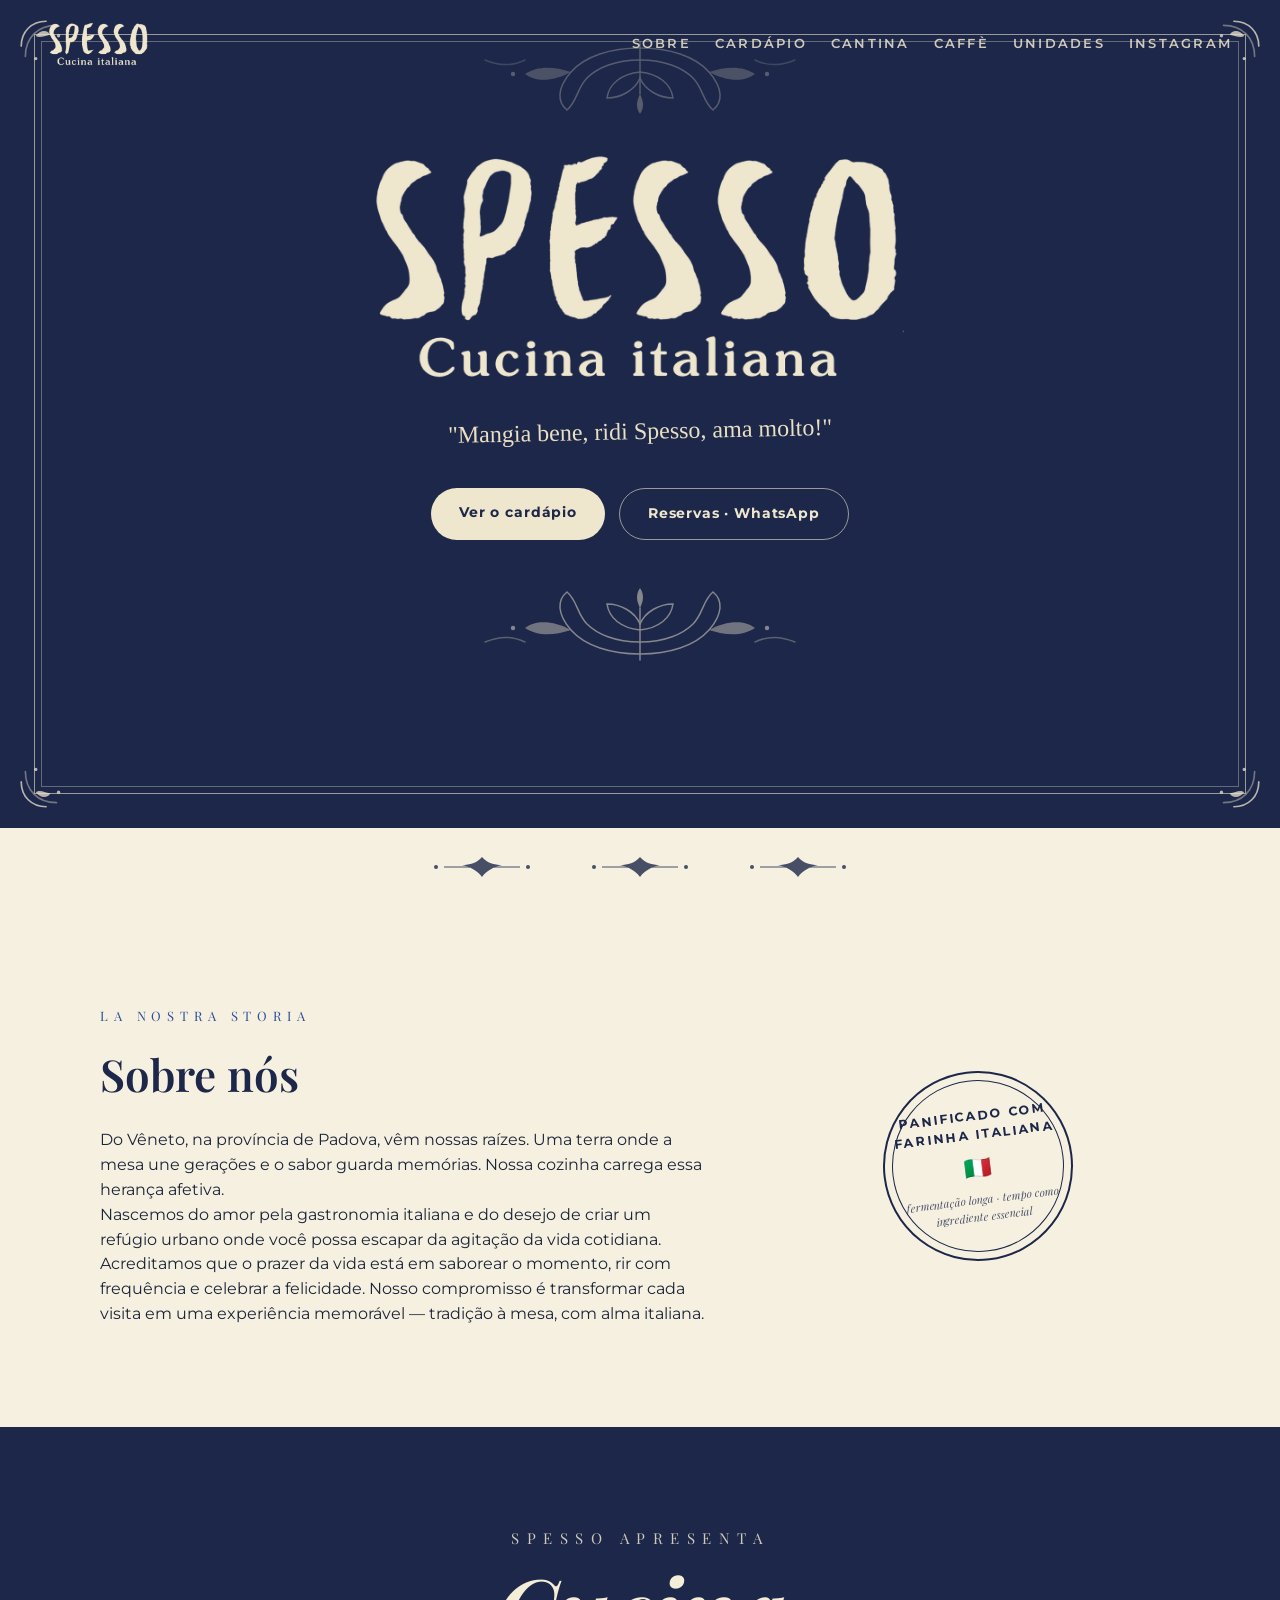
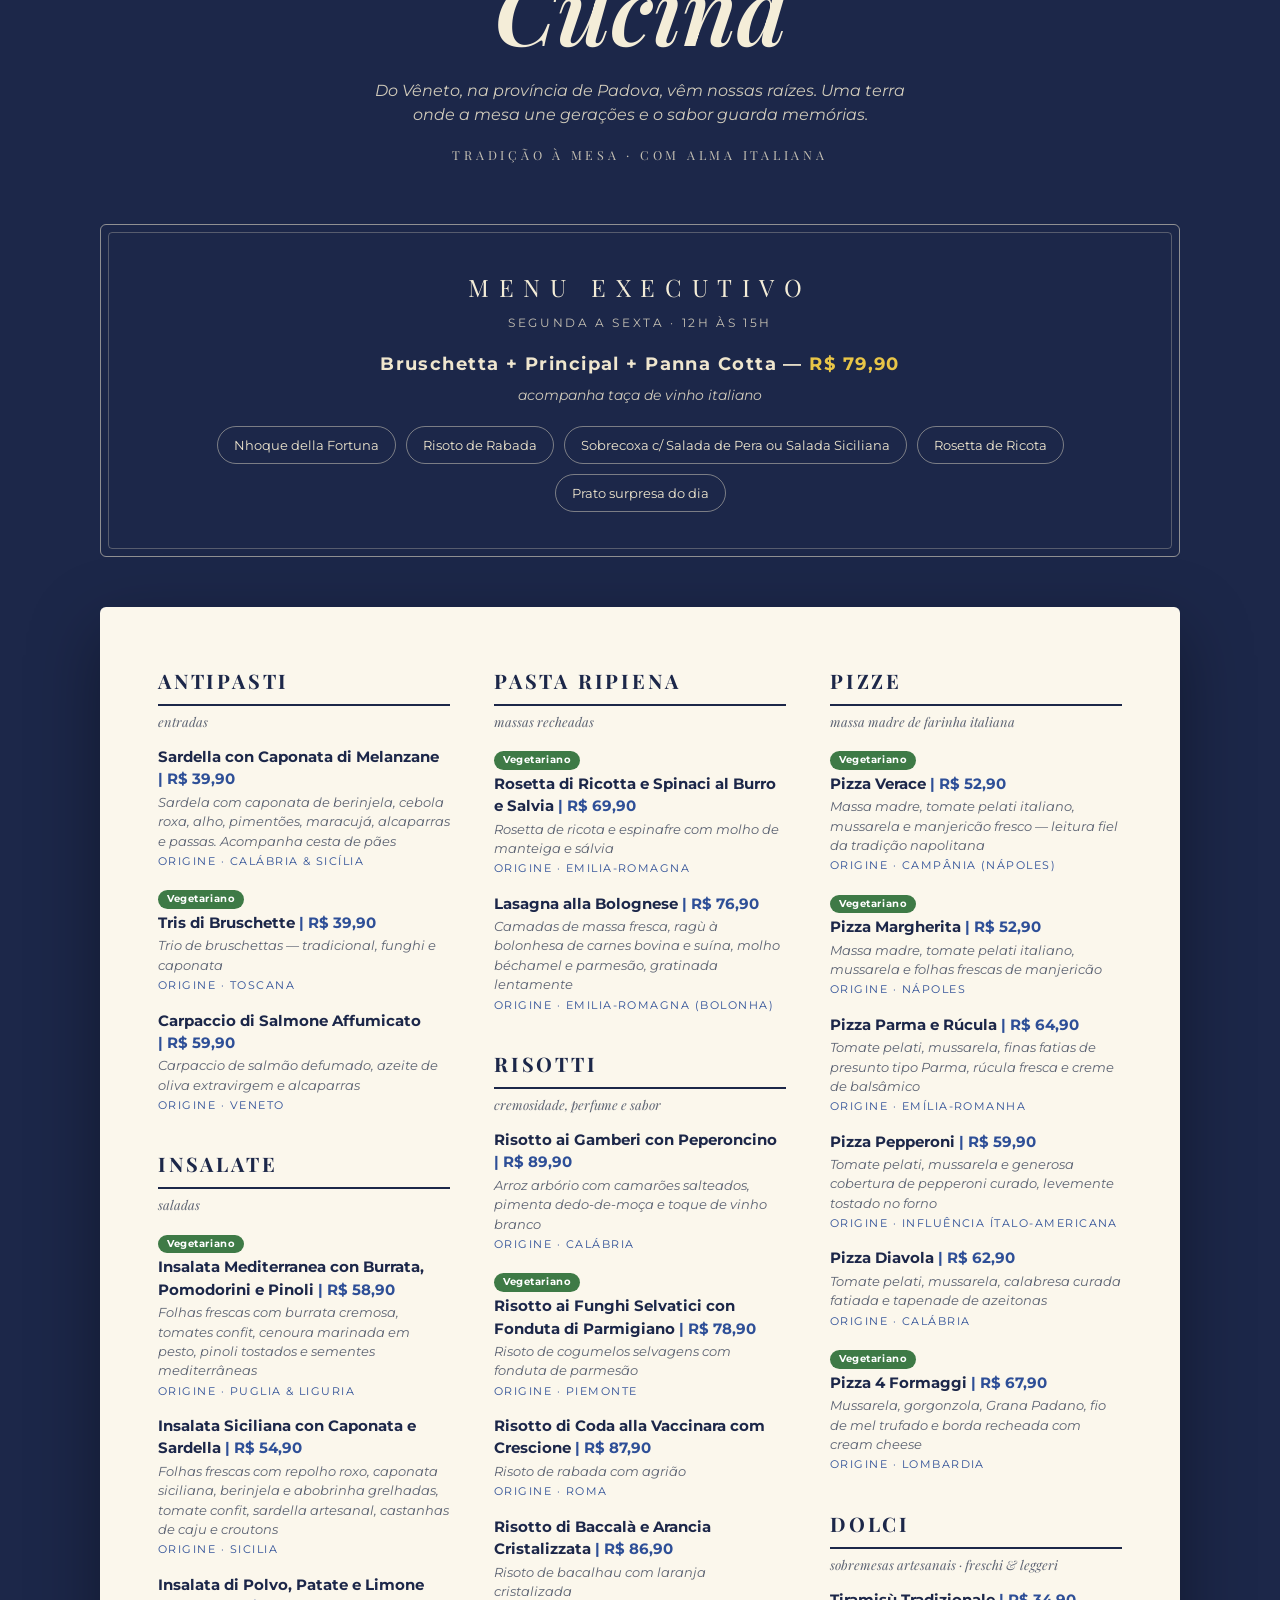
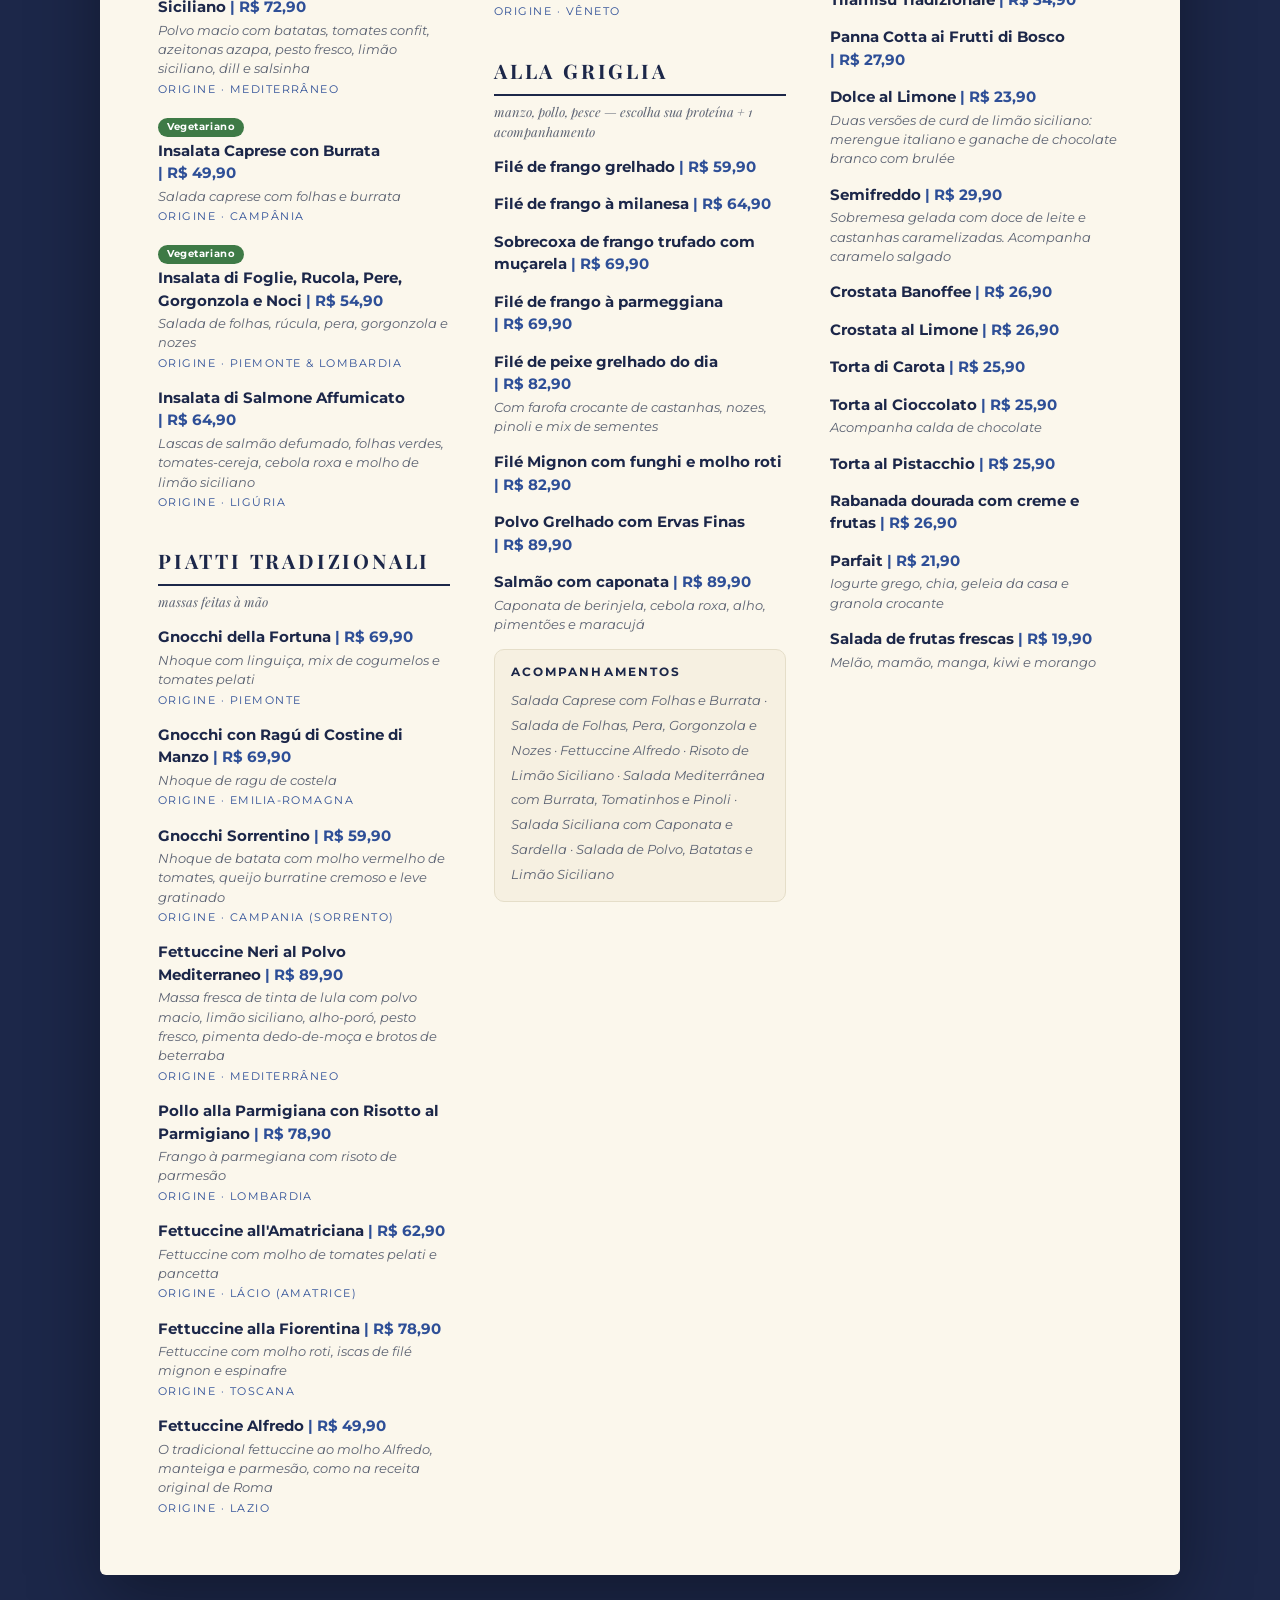
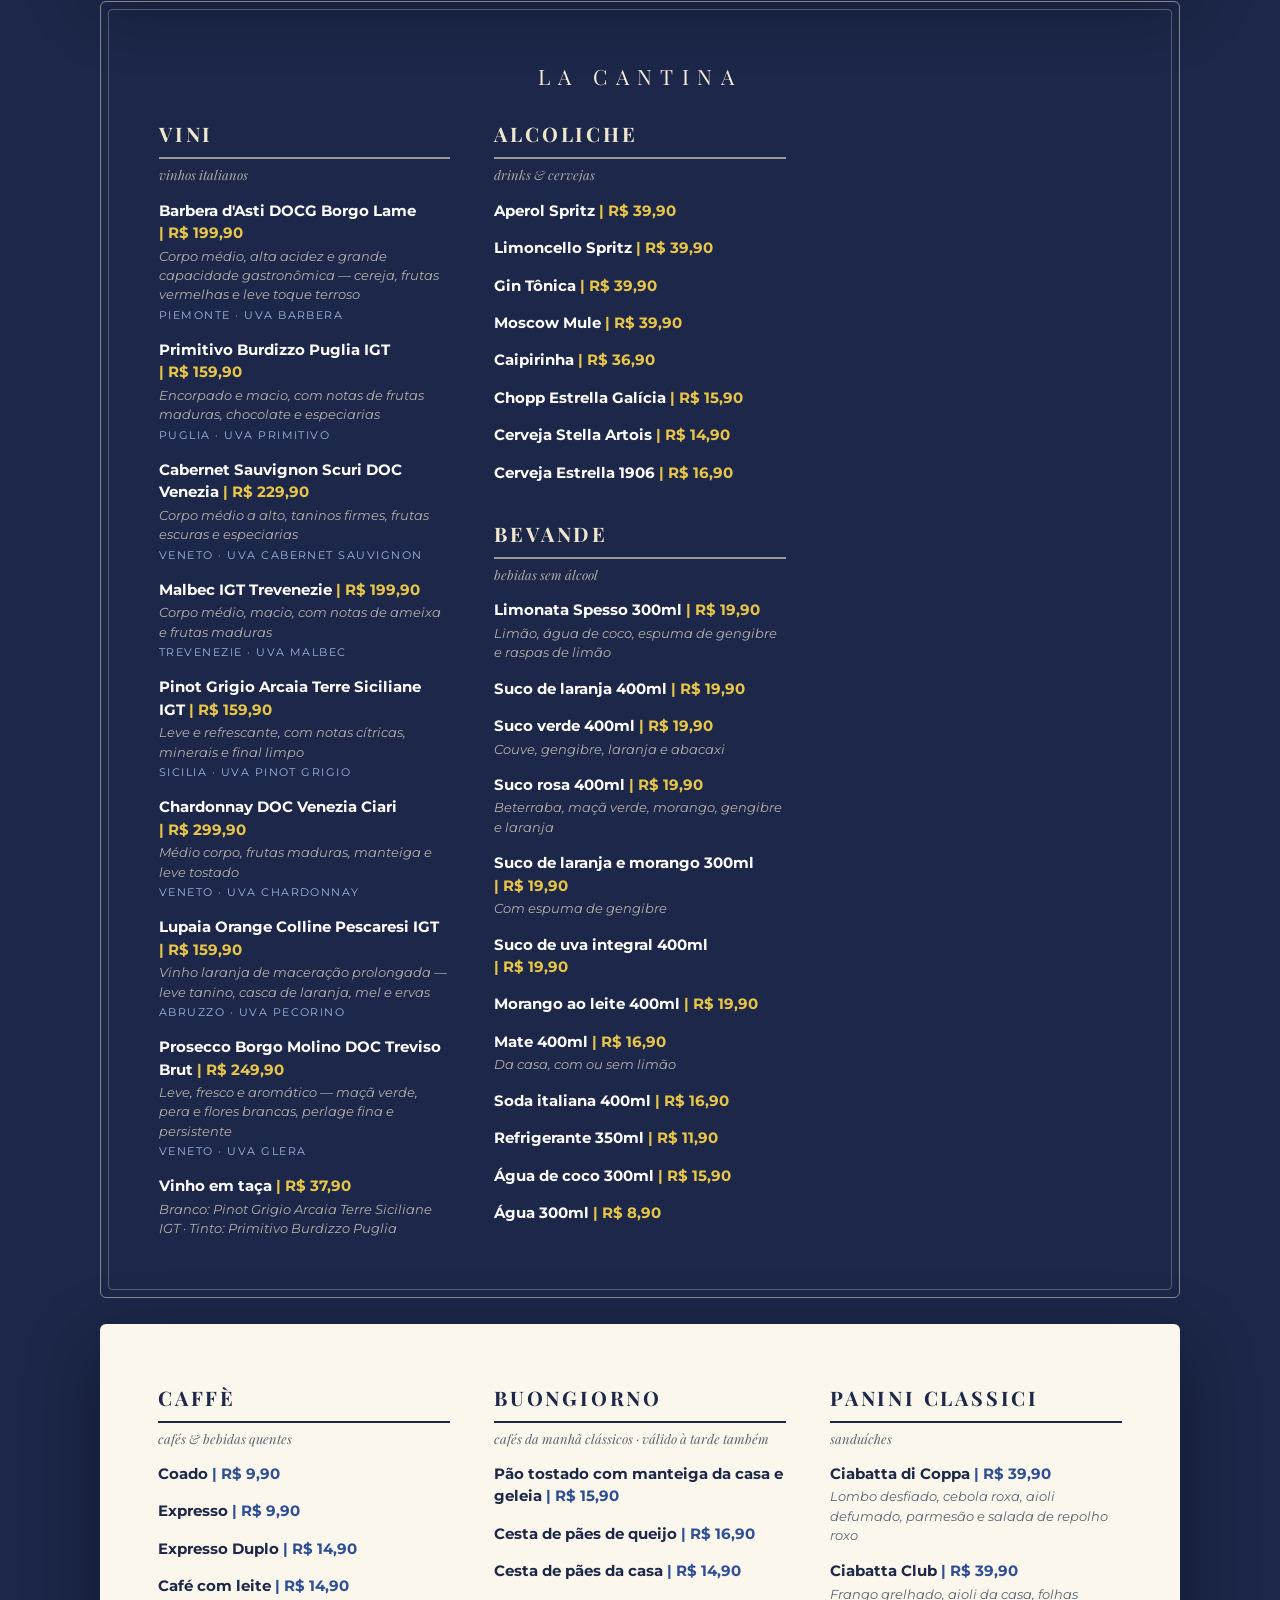
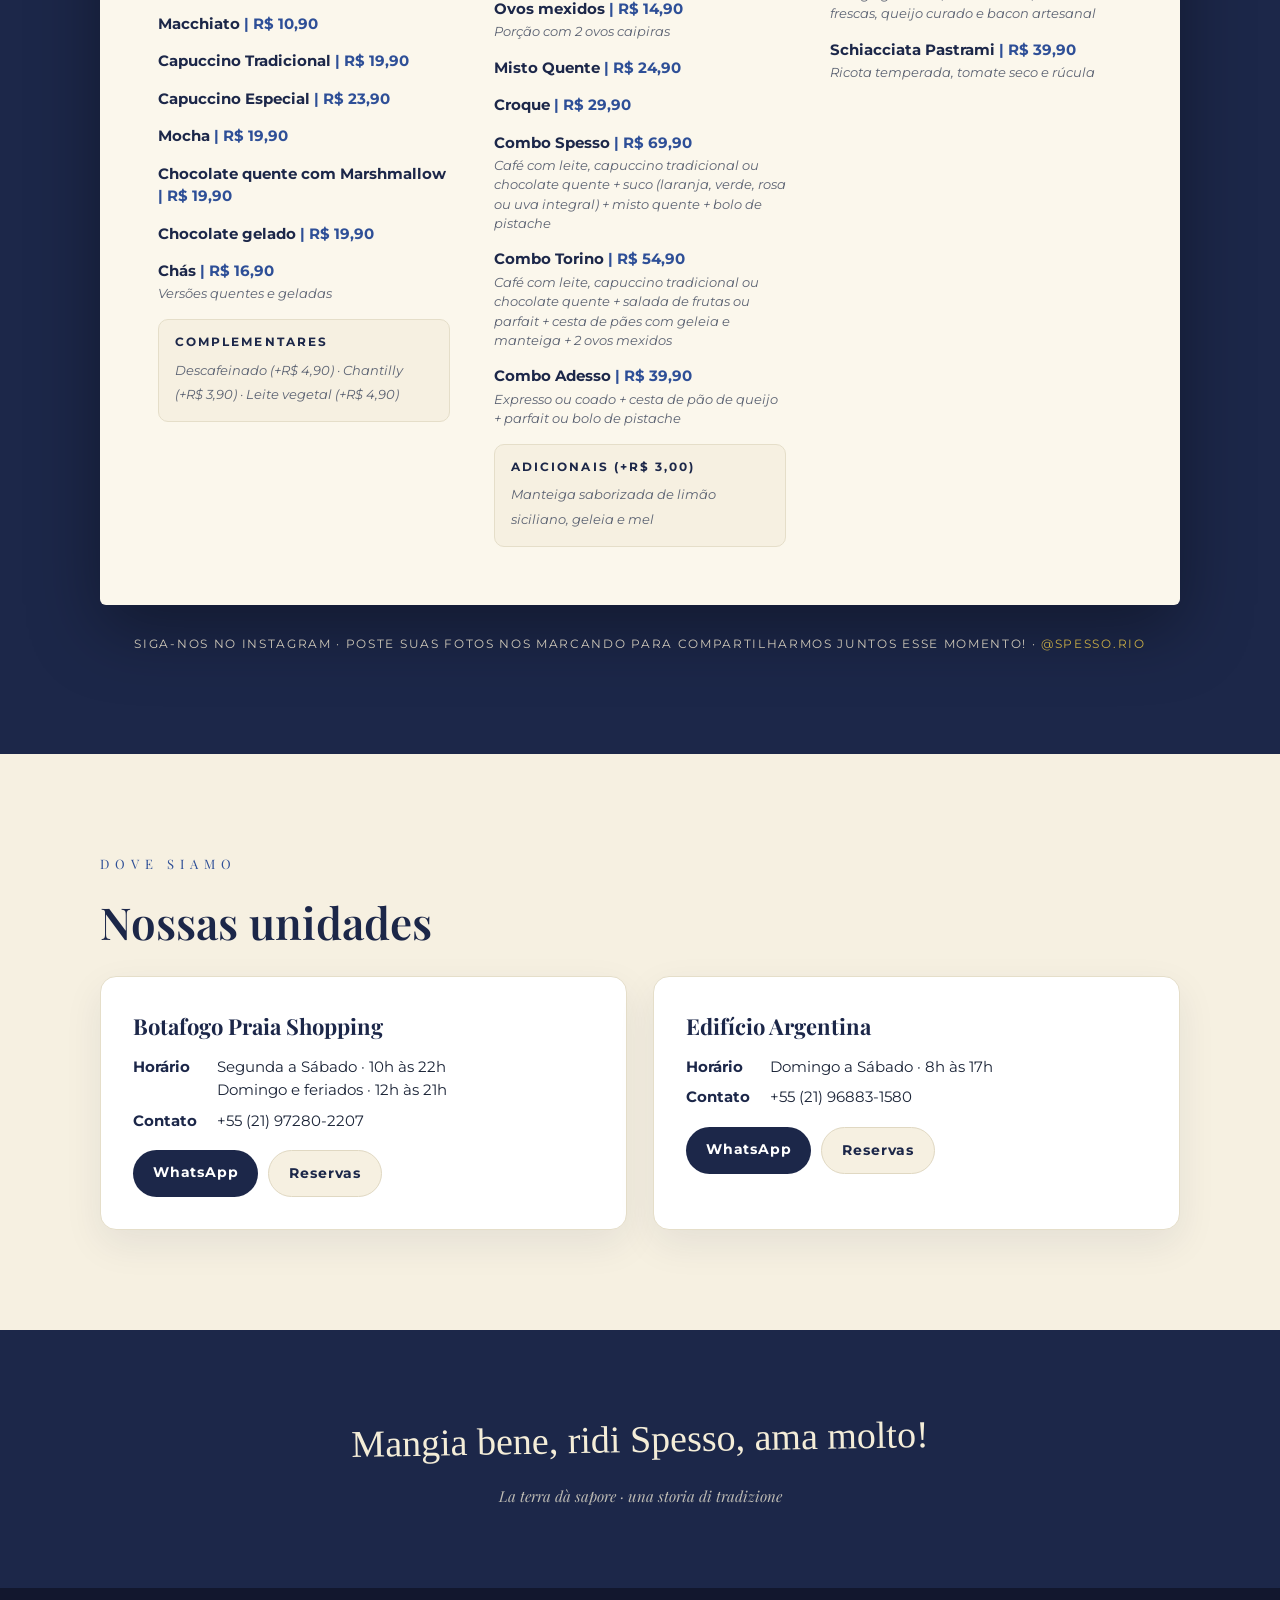
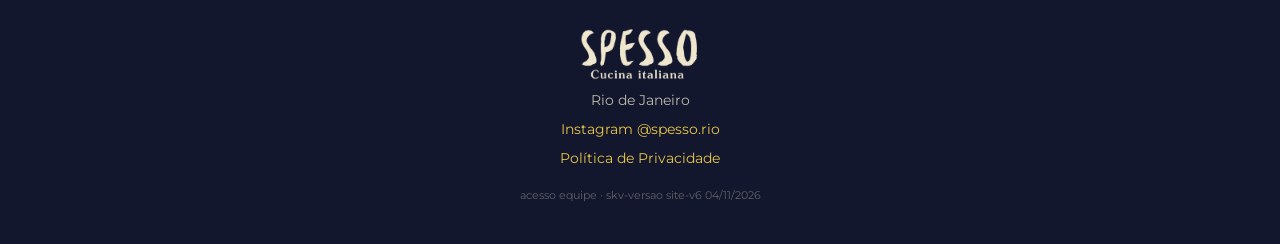
<file: index.html>
<!DOCTYPE html>
<html lang="pt-BR">
<head>
<meta charset="UTF-8"/>
<meta name="viewport" content="width=device-width,initial-scale=1"/>
<title>spesso · cucina italiana</title>
<meta name="description" content="Mangia bene, ridi Spesso, ama molto! Cozinha italiana no Rio de Janeiro — Botafogo Praia Shopping e Edifício Argentina. Conheça o cardápio Cucina."/>
<meta property="og:title" content="spesso · cucina italiana"/>
<meta property="og:description" content="Mangia bene, ridi Spesso, ama molto! 🍋 Cozinha italiana no Rio — Botafogo Praia Shopping e Edifício Argentina."/>
<meta name="theme-color" content="#1C2749"/>
<link rel="icon" href="data:image/svg+xml,<svg xmlns='http://www.w3.org/2000/svg' viewBox='0 0 100 100'><text y='.9em' font-size='90'>🍋</text></svg>"/>
<link rel="preconnect" href="https://fonts.googleapis.com"/>
<link rel="preconnect" href="https://fonts.gstatic.com" crossorigin/>
<link href="https://fonts.googleapis.com/css2?family=Playfair+Display:ital,wght@0,500;0,600;0,700;1,500;1,600&family=Montserrat:ital,wght@0,400;0,600;0,700;1,400&family=Permanent+Marker&display=swap" rel="stylesheet"/>
<script>
/* Ponte para o app da equipe: ícones do SKAIVE instalados na época em que o
   app vivia em spesso.com.br abrem este domínio em janela standalone — manda
   direto para o endereço atual do app, preservando rota e parâmetros. */
if (window.matchMedia('(display-mode: standalone)').matches || navigator.standalone === true) {
  location.replace('https://skaive.spesso.com.br' + location.pathname + location.search + location.hash);
} else if ('serviceWorker' in navigator) {
  /* limpa o service worker herdado da época em que o app vivia neste domínio */
  navigator.serviceWorker.getRegistrations().then(function(rs){ rs.forEach(function(r){ r.unregister(); }); });
}
</script>
<style>
:root{
  --navy:#1C2749; --navy-deep:#12172E; --navy-line:#28345C;
  --paper:#F6F0E1; --paper-hi:#FBF7EC; --cream:#EFE6CE;
  --tile:#2E4F97; --ink:#1B2437; --sub:#5C6373; --veg:#3E7A46; --gold:#E8C547;
}
*{box-sizing:border-box;margin:0;padding:0;}
html{scroll-behavior:smooth;}
body{font-family:'Montserrat',sans-serif;background:var(--paper);color:var(--ink);line-height:1.55;}
a{color:inherit;}

/* ---------- NAV ---------- */
nav{position:absolute;top:0;left:0;right:0;z-index:10;display:flex;align-items:center;justify-content:space-between;
  padding:22px clamp(18px,4vw,48px);color:var(--cream);}
nav .logo img{height:44px;display:block;}
nav ul{display:flex;gap:24px;list-style:none;font-size:12.5px;font-weight:600;letter-spacing:.18em;text-transform:uppercase;}
nav ul a{text-decoration:none;opacity:.85;}
nav ul a:hover{opacity:1;color:#fff;}
@media(max-width:820px){nav ul{display:none;}}

/* ---------- HERO ---------- */
.hero{position:relative;background:var(--navy);color:var(--cream);min-height:92vh;
  display:flex;align-items:center;justify-content:center;text-align:center;overflow:hidden;padding:120px 20px 130px;}
.hero .frame{position:absolute;inset:clamp(14px,3vw,34px);border:1.5px solid rgba(239,230,206,.6);pointer-events:none;}
.hero .frame::after{content:"";position:absolute;inset:6px;border:.75px solid rgba(239,230,206,.35);}
.corner{position:absolute;width:56px;height:56px;color:rgba(239,230,206,.75);}
.corner.tl{top:15px;left:15px;} .corner.tr{top:15px;right:15px;transform:scaleX(-1);}
.corner.bl{bottom:15px;left:15px;transform:scaleY(-1);} .corner.br{bottom:15px;right:15px;transform:scale(-1);}
.hero-inner{position:relative;max-width:780px;display:flex;flex-direction:column;align-items:center;}
.wordmark{width:min(540px,80vw);display:block;}
.slogan{font-family:'Permanent Marker',cursive;font-size:clamp(17px,3vw,24px);margin:30px auto 0;max-width:540px;color:#E9DFC2;transform:rotate(-1.2deg);}
.hero .cta{display:flex;gap:14px;flex-wrap:wrap;justify-content:center;margin-top:38px;}
.btn{display:inline-block;padding:14px 28px;border-radius:999px;font-weight:700;font-size:14px;letter-spacing:.06em;text-decoration:none;transition:transform .15s ease, background .15s ease;}
.btn:hover{transform:translateY(-2px);}
.btn-cream{background:var(--cream);color:var(--navy);}
.btn-line{border:1.5px solid rgba(239,230,206,.6);color:var(--cream);}
.btn-line:hover{background:rgba(239,230,206,.12);}
.hero-damask{width:min(430px,72vw);margin-top:44px;opacity:.5;color:var(--cream);}
.damask-top{position:absolute;top:34px;left:50%;transform:translateX(-50%) scaleY(-1);width:min(430px,72vw);opacity:.28;color:var(--cream);}

/* ---------- ORNAMENT BAND ---------- */
.band{background:var(--paper);display:flex;justify-content:center;gap:38px;padding:26px 0;overflow:hidden;color:var(--navy);}
.band svg{flex:none;opacity:.8;}

/* ---------- SECTIONS ---------- */
section{padding:clamp(56px,9vw,100px) 24px;}
.wrap{max-width:1080px;margin:0 auto;}
.kicker{font-family:'Playfair Display',serif;font-size:13px;letter-spacing:.45em;text-transform:uppercase;color:var(--tile);margin-bottom:14px;}
h2{font-family:'Playfair Display',serif;font-size:clamp(30px,5vw,44px);color:var(--navy);margin-bottom:20px;font-weight:600;}
.sobre-grid{display:grid;grid-template-columns:1.2fr .8fr;gap:clamp(30px,6vw,70px);align-items:center;}
@media(max-width:820px){.sobre-grid{grid-template-columns:1fr;}}
.sobre p{font-size:16.5px;margin-bottom:14px;color:#333B4E;}
.stamp{justify-self:center;width:190px;height:190px;border-radius:50%;border:2px solid var(--navy);display:flex;flex-direction:column;
  align-items:center;justify-content:center;text-align:center;gap:6px;color:var(--navy);position:relative;transform:rotate(-7deg);}
.stamp::after{content:"";position:absolute;inset:7px;border:.9px solid var(--navy);border-radius:50%;}
.stamp b{font-size:12.5px;letter-spacing:.14em;line-height:1.5;}
.stamp .it{font-size:22px;letter-spacing:.1em;}
.stamp span{font-family:'Playfair Display',serif;font-style:italic;font-size:11px;opacity:.75;}

/* ---------- CARDÁPIO ---------- */
.menu-sec{background:var(--navy);color:var(--cream);position:relative;}
.menu-head{text-align:center;margin-bottom:clamp(36px,6vw,60px);max-width:720px;margin-left:auto;margin-right:auto;}
.menu-head .apres{font-family:'Playfair Display',serif;font-size:clamp(12px,2vw,15px);letter-spacing:.5em;text-transform:uppercase;opacity:.85;}
.menu-head .cucina{font-family:'Playfair Display',serif;font-style:italic;font-weight:600;font-size:clamp(54px,10vw,92px);line-height:1.05;color:#F4EDD8;margin:10px 0 22px;}
.menu-head .intro{font-size:15.5px;color:rgba(239,230,206,.85);font-style:italic;max-width:560px;margin:0 auto;}
.menu-head .lema{font-family:'Playfair Display',serif;letter-spacing:.3em;text-transform:uppercase;font-size:12.5px;margin-top:18px;opacity:.8;}

/* executivo */
.exec{max-width:1080px;margin:0 auto clamp(30px,5vw,50px);border:1.5px solid rgba(239,230,206,.55);border-radius:6px;
  padding:clamp(26px,4.5vw,44px);position:relative;text-align:center;}
.exec::after{content:"";position:absolute;inset:7px;border:.75px solid rgba(239,230,206,.28);border-radius:4px;pointer-events:none;}
.exec .t{font-family:'Playfair Display',serif;letter-spacing:.4em;font-size:clamp(17px,3vw,24px);text-transform:uppercase;color:#F4EDD8;}
.exec .h{font-size:12px;letter-spacing:.22em;text-transform:uppercase;opacity:.8;margin-top:8px;}
.exec .combo{font-weight:700;font-size:clamp(15px,2.4vw,18px);margin-top:18px;letter-spacing:.08em;}
.exec .combo b{color:var(--gold);}
.exec .taca{font-style:italic;font-size:13.5px;opacity:.85;margin-top:6px;}
.exec .ops{display:flex;flex-wrap:wrap;gap:10px;justify-content:center;margin-top:20px;}
.exec .ops span{border:1px solid rgba(239,230,206,.45);border-radius:999px;padding:8px 16px;font-size:13px;}

.paper-panel{background:var(--paper-hi);color:var(--ink);border-radius:6px;padding:clamp(28px,5vw,58px);
  box-shadow:0 24px 70px rgba(0,0,0,.35);max-width:1080px;margin:0 auto;}
.mcols{column-count:3;column-gap:44px;}
@media(max-width:1000px){.mcols{column-count:2;}}
@media(max-width:660px){.mcols{column-count:1;}}
.mcat{break-inside:avoid;margin-bottom:34px;}
.mcat h3{font-family:'Playfair Display',serif;font-size:20px;letter-spacing:.14em;color:var(--navy);border-bottom:2px solid var(--navy);
  padding-bottom:8px;margin-bottom:6px;text-transform:uppercase;}
.mcat .sub{font-family:'Playfair Display',serif;font-style:italic;font-size:13px;color:var(--sub);margin-bottom:14px;}
.item{break-inside:avoid;margin-bottom:15px;}
.item .nm{font-weight:700;font-size:14.5px;color:var(--navy);}
.item .nm .pr{font-weight:700;color:var(--tile);white-space:nowrap;}
.item .ds{font-size:12.5px;font-style:italic;color:var(--sub);margin-top:2px;}
.item .org{font-size:10.5px;letter-spacing:.14em;text-transform:uppercase;color:var(--tile);margin-top:3px;}
.tag-veg{display:inline-block;background:var(--veg);color:#fff;font-size:9.5px;font-weight:700;letter-spacing:.06em;
  padding:2px 9px;border-radius:999px;margin-bottom:3px;}
.acomp{background:var(--paper);border:1px solid #E5DEC9;border-radius:10px;padding:14px 16px;margin-top:12px;}
.acomp b{font-size:11.5px;letter-spacing:.18em;text-transform:uppercase;color:var(--navy);display:block;margin-bottom:6px;}
.acomp span{font-size:12.5px;font-style:italic;color:var(--sub);}

/* cantina navy panel */
.navy-panel{max-width:1080px;margin:26px auto 0;border:1.5px solid rgba(239,230,206,.5);border-radius:6px;
  padding:clamp(28px,5vw,58px);position:relative;}
.navy-panel::after{content:"";position:absolute;inset:7px;border:.75px solid rgba(239,230,206,.28);border-radius:4px;pointer-events:none;}
.navy-panel .pane-t{font-family:'Playfair Display',serif;letter-spacing:.4em;text-transform:uppercase;font-size:clamp(16px,2.6vw,21px);
  text-align:center;color:#F4EDD8;margin-bottom:26px;}
.navy-panel .mcat h3{color:var(--cream);border-color:rgba(239,230,206,.6);}
.navy-panel .mcat .sub{color:rgba(239,230,206,.7);}
.navy-panel .item .nm{color:#fff;}
.navy-panel .item .nm .pr{color:var(--gold);}
.navy-panel .item .ds{color:rgba(239,230,206,.72);}
.navy-panel .item .org{color:#9FB4E0;}
.menu-note{max-width:1080px;margin:30px auto 0;text-align:center;
  font-size:12px;letter-spacing:.14em;text-transform:uppercase;opacity:.85;}
.menu-note a{color:var(--gold);text-decoration:none;}

/* ---------- UNIDADES ---------- */
.unidades{display:grid;grid-template-columns:repeat(auto-fit,minmax(300px,1fr));gap:26px;margin-top:10px;}
.unidade{background:#fff;border:1px solid #E5DEC9;border-radius:16px;padding:32px;box-shadow:0 14px 38px rgba(28,39,73,.08);}
.unidade h3{font-family:'Playfair Display',serif;color:var(--navy);font-size:22px;margin-bottom:12px;}
.unidade .linha{display:flex;gap:10px;margin:7px 0;font-size:15px;}
.unidade .linha b{color:var(--navy);min-width:74px;}
.unidade .acoes{display:flex;gap:10px;flex-wrap:wrap;margin-top:18px;}
.btn-navy{background:var(--navy);color:#fff;font-size:13.5px;padding:12px 20px;}
.btn-soft{background:var(--paper);color:var(--navy);font-size:13.5px;padding:12px 20px;border:1px solid #E0D8C2;}

/* ---------- FAIXA ---------- */
.faixa{background:var(--navy);color:#F4EDD8;text-align:center;padding:clamp(50px,8vw,80px) 24px;position:relative;overflow:hidden;}
.faixa .frase{font-family:'Permanent Marker',cursive;font-size:clamp(22px,4.4vw,38px);max-width:760px;margin:0 auto;transform:rotate(-1deg);}
.faixa .sotto{font-family:'Playfair Display',serif;font-style:italic;font-size:15px;opacity:.75;margin-top:16px;}

/* ---------- FOOTER ---------- */
footer{background:var(--navy-deep);color:rgba(239,230,206,.78);text-align:center;padding:40px 24px;font-size:13.5px;}
footer .fm img{height:52px;margin:0 auto 10px;display:block;}
footer a{color:var(--gold);text-decoration:none;}
footer .equipe{display:block;margin-top:18px;font-size:11px;opacity:.45;}
footer .equipe a{color:inherit;}
@media (prefers-reduced-motion: reduce){*{transition:none!important;}}
</style>
</head>
<body>

<!-- ============ NAV ============ -->
<nav>
  <a class="logo" href="#"><img src="logo-cream.png" alt="Spesso · Cucina italiana"/></a>
  <ul>
    <li><a href="#sobre">Sobre</a></li>
    <li><a href="#cardapio">Cardápio</a></li>
    <li><a href="#cantina">Cantina</a></li>
    <li><a href="#caffe">Caffè</a></li>
    <li><a href="#unidades">Unidades</a></li>
    <li><a href="https://instagram.com/spesso.rio" rel="noopener">Instagram</a></li>
  </ul>
</nav>

<!-- ============ HERO ============ -->
<header class="hero">
  <div class="frame"></div>
  <svg class="corner tl" viewBox="0 0 54 54" fill="none" stroke="currentColor" stroke-width="1.6" stroke-linecap="round">
    <path d="M6 30 C6 16 16 6 30 6"/>
    <path d="M10 40 C10 22 22 10 40 10" opacity=".55"/>
    <path d="M20 20 c4 -6 12 -6 14 -1 c-6 1 -10 4 -14 1z" fill="currentColor" stroke="none"/>
    <circle cx="42" cy="20" r="1.6" fill="currentColor" stroke="none"/>
    <circle cx="20" cy="42" r="1.6" fill="currentColor" stroke="none"/>
  </svg>
  <svg class="corner tr" viewBox="0 0 54 54" fill="none" stroke="currentColor" stroke-width="1.6" stroke-linecap="round">
    <path d="M6 30 C6 16 16 6 30 6"/>
    <path d="M10 40 C10 22 22 10 40 10" opacity=".55"/>
    <path d="M20 20 c4 -6 12 -6 14 -1 c-6 1 -10 4 -14 1z" fill="currentColor" stroke="none"/>
    <circle cx="42" cy="20" r="1.6" fill="currentColor" stroke="none"/>
    <circle cx="20" cy="42" r="1.6" fill="currentColor" stroke="none"/>
  </svg>
  <svg class="corner bl" viewBox="0 0 54 54" fill="none" stroke="currentColor" stroke-width="1.6" stroke-linecap="round">
    <path d="M6 30 C6 16 16 6 30 6"/>
    <path d="M10 40 C10 22 22 10 40 10" opacity=".55"/>
    <path d="M20 20 c4 -6 12 -6 14 -1 c-6 1 -10 4 -14 1z" fill="currentColor" stroke="none"/>
    <circle cx="42" cy="20" r="1.6" fill="currentColor" stroke="none"/>
    <circle cx="20" cy="42" r="1.6" fill="currentColor" stroke="none"/>
  </svg>
  <svg class="corner br" viewBox="0 0 54 54" fill="none" stroke="currentColor" stroke-width="1.6" stroke-linecap="round">
    <path d="M6 30 C6 16 16 6 30 6"/>
    <path d="M10 40 C10 22 22 10 40 10" opacity=".55"/>
    <path d="M20 20 c4 -6 12 -6 14 -1 c-6 1 -10 4 -14 1z" fill="currentColor" stroke="none"/>
    <circle cx="42" cy="20" r="1.6" fill="currentColor" stroke="none"/>
    <circle cx="20" cy="42" r="1.6" fill="currentColor" stroke="none"/>
  </svg>

  <!-- damasco no topo, espelhado -->
  <svg class="damask-top" viewBox="0 0 430 84" fill="none" stroke="currentColor" stroke-width="1.5" stroke-linecap="round" aria-hidden="true">
    <path d="M215 76 C215 54 215 40 215 24"/>
    <path d="M215 46 C196 44 184 34 182 20 C196 20 210 28 215 40"/>
    <path d="M215 46 C234 44 246 34 248 20 C234 20 220 28 215 40"/>
    <path d="M215 70 C186 70 160 62 146 46 C132 30 132 16 142 8 C152 16 152 30 162 40 C172 50 190 58 215 58" />
    <path d="M215 70 C244 70 270 62 284 46 C298 30 298 16 288 8 C278 16 278 30 268 40 C258 50 240 58 215 58"/>
    <path d="M146 46 C128 52 112 52 100 44 C110 36 128 36 146 46z" fill="currentColor" stroke="none" opacity=".8"/>
    <path d="M284 46 C302 52 318 52 330 44 C320 36 302 36 284 46z" fill="currentColor" stroke="none" opacity=".8"/>
    <circle cx="88" cy="44" r="2.2" fill="currentColor" stroke="none"/>
    <circle cx="342" cy="44" r="2.2" fill="currentColor" stroke="none"/>
    <path d="M60 58 C74 52 88 52 100 58 M330 58 C342 52 356 52 370 58" opacity=".6"/>
    <path d="M215 24 c-4 -8 -4 -14 0 -20 c4 6 4 12 0 20z" fill="currentColor" stroke="none"/>
  </svg>

  <div class="hero-inner">
    <img class="wordmark" src="logo-cream.png" alt="SPESSO · Cucina italiana"/>
    <p class="slogan">"Mangia bene, ridi Spesso, ama molto!"</p>
    <div class="cta">
      <a class="btn btn-cream" href="#cardapio">Ver o cardápio</a>
      <a class="btn btn-line" href="https://wa.me/5521972802207" rel="noopener">Reservas · WhatsApp</a>
    </div>

    <!-- damasco na base -->
    <svg class="hero-damask" viewBox="0 0 430 84" fill="none" stroke="currentColor" stroke-width="1.5" stroke-linecap="round" aria-hidden="true">
      <path d="M215 76 C215 54 215 40 215 24"/>
      <path d="M215 46 C196 44 184 34 182 20 C196 20 210 28 215 40"/>
      <path d="M215 46 C234 44 246 34 248 20 C234 20 220 28 215 40"/>
      <path d="M215 70 C186 70 160 62 146 46 C132 30 132 16 142 8 C152 16 152 30 162 40 C172 50 190 58 215 58" />
      <path d="M215 70 C244 70 270 62 284 46 C298 30 298 16 288 8 C278 16 278 30 268 40 C258 50 240 58 215 58"/>
      <path d="M146 46 C128 52 112 52 100 44 C110 36 128 36 146 46z" fill="currentColor" stroke="none" opacity=".8"/>
      <path d="M284 46 C302 52 318 52 330 44 C320 36 302 36 284 46z" fill="currentColor" stroke="none" opacity=".8"/>
      <circle cx="88" cy="44" r="2.2" fill="currentColor" stroke="none"/>
      <circle cx="342" cy="44" r="2.2" fill="currentColor" stroke="none"/>
      <path d="M60 58 C74 52 88 52 100 58 M330 58 C342 52 356 52 370 58" opacity=".6"/>
      <path d="M215 24 c-4 -8 -4 -14 0 -20 c4 6 4 12 0 20z" fill="currentColor" stroke="none"/>
    </svg>
  </div>
</header>

<!-- ============ ORNAMENT BAND ============ -->
<div class="band" aria-hidden="true">
  <svg width="120" height="26" viewBox="0 0 120 26" fill="currentColor"><path d="M60 3 c5 6 12 8 20 8 c-8 2 -15 5 -20 12 c-5 -7 -12 -10 -20 -12 c8 0 15 -2 20 -8z"/><circle cx="14" cy="13" r="2"/><circle cx="106" cy="13" r="2"/><path d="M22 13 h26 M72 13 h26" stroke="currentColor" stroke-width="1"/></svg>
  <svg width="120" height="26" viewBox="0 0 120 26" fill="currentColor"><path d="M60 3 c5 6 12 8 20 8 c-8 2 -15 5 -20 12 c-5 -7 -12 -10 -20 -12 c8 0 15 -2 20 -8z"/><circle cx="14" cy="13" r="2"/><circle cx="106" cy="13" r="2"/><path d="M22 13 h26 M72 13 h26" stroke="currentColor" stroke-width="1"/></svg>
  <svg width="120" height="26" viewBox="0 0 120 26" fill="currentColor"><path d="M60 3 c5 6 12 8 20 8 c-8 2 -15 5 -20 12 c-5 -7 -12 -10 -20 -12 c8 0 15 -2 20 -8z"/><circle cx="14" cy="13" r="2"/><circle cx="106" cy="13" r="2"/><path d="M22 13 h26 M72 13 h26" stroke="currentColor" stroke-width="1"/></svg>
</div>

<!-- ============ SOBRE ============ -->
<section id="sobre">
  <div class="wrap sobre-grid">
    <div>
      <div class="kicker">La nostra storia</div>
      <h2>Sobre nós</h2>
      <p>Do Vêneto, na província de Padova, vêm nossas raízes. Uma terra onde a mesa une gerações e o sabor guarda memórias. Nossa cozinha carrega essa herança afetiva.</p>
      <p>Nascemos do amor pela gastronomia italiana e do desejo de criar um refúgio urbano onde você possa escapar da agitação da vida cotidiana.</p>
      <p>Acreditamos que o prazer da vida está em saborear o momento, rir com frequência e celebrar a felicidade. Nosso compromisso é transformar cada visita em uma experiência memorável — tradição à mesa, com alma italiana.</p>
    </div>
    <div class="stamp">
      <b>PANIFICADO COM<br/>FARINHA ITALIANA</b>
      <div class="it">🇮🇹</div>
      <span>fermentação longa · tempo como ingrediente essencial</span>
    </div>
  </div>
</section>

<!-- ============ CARDÁPIO ============ -->
<section class="menu-sec" id="cardapio">
  <div class="menu-head">
    <div class="apres">Spesso apresenta</div>
    <div class="cucina">Cucina</div>
    <p class="intro">Do Vêneto, na província de Padova, vêm nossas raízes. Uma terra onde a mesa une gerações e o sabor guarda memórias.</p>
    <div class="lema">Tradição à mesa · com alma italiana</div>
  </div>

  <!-- MENU EXECUTIVO -->
  <div class="exec">
    <div class="t">Menu Executivo</div>
    <div class="h">Segunda a sexta · 12h às 15h</div>
    <div class="combo">Bruschetta + Principal + Panna Cotta — <b>R$ 79,90</b></div>
    <div class="taca">acompanha taça de vinho italiano</div>
    <div class="ops">
      <span>Nhoque della Fortuna</span>
      <span>Risoto de Rabada</span>
      <span>Sobrecoxa c/ Salada de Pera ou Salada Siciliana</span>
      <span>Rosetta de Ricota</span>
      <span>Prato surpresa do dia</span>
    </div>
  </div>

  <div class="paper-panel">
    <div class="mcols">

      <div class="mcat">
        <h3>Antipasti</h3>
        <div class="sub">entradas</div>
        <div class="item"><div class="nm">Sardella con Caponata di Melanzane <span class="pr">| R$ 39,90</span></div>
          <div class="ds">Sardela com caponata de berinjela, cebola roxa, alho, pimentões, maracujá, alcaparras e passas. Acompanha cesta de pães</div>
          <div class="org">Origine · Calábria &amp; Sicília</div></div>
        <div class="item"><span class="tag-veg">Vegetariano</span><div class="nm">Tris di Bruschette <span class="pr">| R$ 39,90</span></div>
          <div class="ds">Trio de bruschettas — tradicional, funghi e caponata</div>
          <div class="org">Origine · Toscana</div></div>
        <div class="item"><div class="nm">Carpaccio di Salmone Affumicato <span class="pr">| R$ 59,90</span></div>
          <div class="ds">Carpaccio de salmão defumado, azeite de oliva extravirgem e alcaparras</div>
          <div class="org">Origine · Veneto</div></div>
      </div>

      <div class="mcat">
        <h3>Insalate</h3>
        <div class="sub">saladas</div>
        <div class="item"><span class="tag-veg">Vegetariano</span><div class="nm">Insalata Mediterranea con Burrata, Pomodorini e Pinoli <span class="pr">| R$ 58,90</span></div>
          <div class="ds">Folhas frescas com burrata cremosa, tomates confit, cenoura marinada em pesto, pinoli tostados e sementes mediterrâneas</div>
          <div class="org">Origine · Puglia &amp; Liguria</div></div>
        <div class="item"><div class="nm">Insalata Siciliana con Caponata e Sardella <span class="pr">| R$ 54,90</span></div>
          <div class="ds">Folhas frescas com repolho roxo, caponata siciliana, berinjela e abobrinha grelhadas, tomate confit, sardella artesanal, castanhas de caju e croutons</div>
          <div class="org">Origine · Sicilia</div></div>
        <div class="item"><div class="nm">Insalata di Polvo, Patate e Limone Siciliano <span class="pr">| R$ 72,90</span></div>
          <div class="ds">Polvo macio com batatas, tomates confit, azeitonas azapa, pesto fresco, limão siciliano, dill e salsinha</div>
          <div class="org">Origine · Mediterrâneo</div></div>
        <div class="item"><span class="tag-veg">Vegetariano</span><div class="nm">Insalata Caprese con Burrata <span class="pr">| R$ 49,90</span></div>
          <div class="ds">Salada caprese com folhas e burrata</div>
          <div class="org">Origine · Campânia</div></div>
        <div class="item"><span class="tag-veg">Vegetariano</span><div class="nm">Insalata di Foglie, Rucola, Pere, Gorgonzola e Noci <span class="pr">| R$ 54,90</span></div>
          <div class="ds">Salada de folhas, rúcula, pera, gorgonzola e nozes</div>
          <div class="org">Origine · Piemonte &amp; Lombardia</div></div>
        <div class="item"><div class="nm">Insalata di Salmone Affumicato <span class="pr">| R$ 64,90</span></div>
          <div class="ds">Lascas de salmão defumado, folhas verdes, tomates-cereja, cebola roxa e molho de limão siciliano</div>
          <div class="org">Origine · Ligúria</div></div>
      </div>

      <div class="mcat">
        <h3>Piatti Tradizionali</h3>
        <div class="sub">massas feitas à mão</div>
        <div class="item"><div class="nm">Gnocchi della Fortuna <span class="pr">| R$ 69,90</span></div>
          <div class="ds">Nhoque com linguiça, mix de cogumelos e tomates pelati</div>
          <div class="org">Origine · Piemonte</div></div>
        <div class="item"><div class="nm">Gnocchi con Ragú di Costine di Manzo <span class="pr">| R$ 69,90</span></div>
          <div class="ds">Nhoque de ragu de costela</div>
          <div class="org">Origine · Emilia-Romagna</div></div>
        <div class="item"><div class="nm">Gnocchi Sorrentino <span class="pr">| R$ 59,90</span></div>
          <div class="ds">Nhoque de batata com molho vermelho de tomates, queijo burratine cremoso e leve gratinado</div>
          <div class="org">Origine · Campania (Sorrento)</div></div>
        <div class="item"><div class="nm">Fettuccine Neri al Polvo Mediterraneo <span class="pr">| R$ 89,90</span></div>
          <div class="ds">Massa fresca de tinta de lula com polvo macio, limão siciliano, alho-poró, pesto fresco, pimenta dedo-de-moça e brotos de beterraba</div>
          <div class="org">Origine · Mediterrâneo</div></div>
        <div class="item"><div class="nm">Pollo alla Parmigiana con Risotto al Parmigiano <span class="pr">| R$ 78,90</span></div>
          <div class="ds">Frango à parmegiana com risoto de parmesão</div>
          <div class="org">Origine · Lombardia</div></div>
        <div class="item"><div class="nm">Fettuccine all'Amatriciana <span class="pr">| R$ 62,90</span></div>
          <div class="ds">Fettuccine com molho de tomates pelati e pancetta</div>
          <div class="org">Origine · Lácio (Amatrice)</div></div>
        <div class="item"><div class="nm">Fettuccine alla Fiorentina <span class="pr">| R$ 78,90</span></div>
          <div class="ds">Fettuccine com molho roti, iscas de filé mignon e espinafre</div>
          <div class="org">Origine · Toscana</div></div>
        <div class="item"><div class="nm">Fettuccine Alfredo <span class="pr">| R$ 49,90</span></div>
          <div class="ds">O tradicional fettuccine ao molho Alfredo, manteiga e parmesão, como na receita original de Roma</div>
          <div class="org">Origine · Lazio</div></div>
      </div>

      <div class="mcat">
        <h3>Pasta Ripiena</h3>
        <div class="sub">massas recheadas</div>
        <div class="item"><span class="tag-veg">Vegetariano</span><div class="nm">Rosetta di Ricotta e Spinaci al Burro e Salvia <span class="pr">| R$ 69,90</span></div>
          <div class="ds">Rosetta de ricota e espinafre com molho de manteiga e sálvia</div>
          <div class="org">Origine · Emilia-Romagna</div></div>
        <div class="item"><div class="nm">Lasagna alla Bolognese <span class="pr">| R$ 76,90</span></div>
          <div class="ds">Camadas de massa fresca, ragù à bolonhesa de carnes bovina e suína, molho béchamel e parmesão, gratinada lentamente</div>
          <div class="org">Origine · Emilia-Romagna (Bolonha)</div></div>
      </div>

      <div class="mcat">
        <h3>Risotti</h3>
        <div class="sub">cremosidade, perfume e sabor</div>
        <div class="item"><div class="nm">Risotto ai Gamberi con Peperoncino <span class="pr">| R$ 89,90</span></div>
          <div class="ds">Arroz arbório com camarões salteados, pimenta dedo-de-moça e toque de vinho branco</div>
          <div class="org">Origine · Calábria</div></div>
        <div class="item"><span class="tag-veg">Vegetariano</span><div class="nm">Risotto ai Funghi Selvatici con Fonduta di Parmigiano <span class="pr">| R$ 78,90</span></div>
          <div class="ds">Risoto de cogumelos selvagens com fonduta de parmesão</div>
          <div class="org">Origine · Piemonte</div></div>
        <div class="item"><div class="nm">Risotto di Coda alla Vaccinara com Crescione <span class="pr">| R$ 87,90</span></div>
          <div class="ds">Risoto de rabada com agrião</div>
          <div class="org">Origine · Roma</div></div>
        <div class="item"><div class="nm">Risotto di Baccalà e Arancia Cristalizzata <span class="pr">| R$ 86,90</span></div>
          <div class="ds">Risoto de bacalhau com laranja cristalizada</div>
          <div class="org">Origine · Vêneto</div></div>
      </div>

      <div class="mcat">
        <h3>Alla Griglia</h3>
        <div class="sub">manzo, pollo, pesce — escolha sua proteína + 1 acompanhamento</div>
        <div class="item"><div class="nm">Filé de frango grelhado <span class="pr">| R$ 59,90</span></div></div>
        <div class="item"><div class="nm">Filé de frango à milanesa <span class="pr">| R$ 64,90</span></div></div>
        <div class="item"><div class="nm">Sobrecoxa de frango trufado com muçarela <span class="pr">| R$ 69,90</span></div></div>
        <div class="item"><div class="nm">Filé de frango à parmeggiana <span class="pr">| R$ 69,90</span></div></div>
        <div class="item"><div class="nm">Filé de peixe grelhado do dia <span class="pr">| R$ 82,90</span></div>
          <div class="ds">Com farofa crocante de castanhas, nozes, pinoli e mix de sementes</div></div>
        <div class="item"><div class="nm">Filé Mignon com funghi e molho roti <span class="pr">| R$ 82,90</span></div></div>
        <div class="item"><div class="nm">Polvo Grelhado com Ervas Finas <span class="pr">| R$ 89,90</span></div></div>
        <div class="item"><div class="nm">Salmão com caponata <span class="pr">| R$ 89,90</span></div>
          <div class="ds">Caponata de berinjela, cebola roxa, alho, pimentões e maracujá</div></div>
        <div class="acomp"><b>Acompanhamentos</b>
          <span>Salada Caprese com Folhas e Burrata · Salada de Folhas, Pera, Gorgonzola e Nozes · Fettuccine Alfredo · Risoto de Limão Siciliano · Salada Mediterrânea com Burrata, Tomatinhos e Pinoli · Salada Siciliana com Caponata e Sardella · Salada de Polvo, Batatas e Limão Siciliano</span></div>
      </div>

      <div class="mcat">
        <h3>Pizze</h3>
        <div class="sub">massa madre de farinha italiana</div>
        <div class="item"><span class="tag-veg">Vegetariano</span><div class="nm">Pizza Verace <span class="pr">| R$ 52,90</span></div>
          <div class="ds">Massa madre, tomate pelati italiano, mussarela e manjericão fresco — leitura fiel da tradição napolitana</div>
          <div class="org">Origine · Campânia (Nápoles)</div></div>
        <div class="item"><span class="tag-veg">Vegetariano</span><div class="nm">Pizza Margherita <span class="pr">| R$ 52,90</span></div>
          <div class="ds">Massa madre, tomate pelati italiano, mussarela e folhas frescas de manjericão</div>
          <div class="org">Origine · Nápoles</div></div>
        <div class="item"><div class="nm">Pizza Parma e Rúcula <span class="pr">| R$ 64,90</span></div>
          <div class="ds">Tomate pelati, mussarela, finas fatias de presunto tipo Parma, rúcula fresca e creme de balsâmico</div>
          <div class="org">Origine · Emília-Romanha</div></div>
        <div class="item"><div class="nm">Pizza Pepperoni <span class="pr">| R$ 59,90</span></div>
          <div class="ds">Tomate pelati, mussarela e generosa cobertura de pepperoni curado, levemente tostado no forno</div>
          <div class="org">Origine · influência ítalo-americana</div></div>
        <div class="item"><div class="nm">Pizza Diavola <span class="pr">| R$ 62,90</span></div>
          <div class="ds">Tomate pelati, mussarela, calabresa curada fatiada e tapenade de azeitonas</div>
          <div class="org">Origine · Calábria</div></div>
        <div class="item"><span class="tag-veg">Vegetariano</span><div class="nm">Pizza 4 Formaggi <span class="pr">| R$ 67,90</span></div>
          <div class="ds">Mussarela, gorgonzola, Grana Padano, fio de mel trufado e borda recheada com cream cheese</div>
          <div class="org">Origine · Lombardia</div></div>
      </div>

      <div class="mcat">
        <h3>Dolci</h3>
        <div class="sub">sobremesas artesanais · freschi &amp; leggeri</div>
        <div class="item"><div class="nm">Tiramisù Tradizionale <span class="pr">| R$ 34,90</span></div></div>
        <div class="item"><div class="nm">Panna Cotta ai Frutti di Bosco <span class="pr">| R$ 27,90</span></div></div>
        <div class="item"><div class="nm">Dolce al Limone <span class="pr">| R$ 23,90</span></div>
          <div class="ds">Duas versões de curd de limão siciliano: merengue italiano e ganache de chocolate branco com brulée</div></div>
        <div class="item"><div class="nm">Semifreddo <span class="pr">| R$ 29,90</span></div>
          <div class="ds">Sobremesa gelada com doce de leite e castanhas caramelizadas. Acompanha caramelo salgado</div></div>
        <div class="item"><div class="nm">Crostata Banoffee <span class="pr">| R$ 26,90</span></div></div>
        <div class="item"><div class="nm">Crostata al Limone <span class="pr">| R$ 26,90</span></div></div>
        <div class="item"><div class="nm">Torta di Carota <span class="pr">| R$ 25,90</span></div></div>
        <div class="item"><div class="nm">Torta al Cioccolato <span class="pr">| R$ 25,90</span></div>
          <div class="ds">Acompanha calda de chocolate</div></div>
        <div class="item"><div class="nm">Torta al Pistacchio <span class="pr">| R$ 25,90</span></div></div>
        <div class="item"><div class="nm">Rabanada dourada com creme e frutas <span class="pr">| R$ 26,90</span></div></div>
        <div class="item"><div class="nm">Parfait <span class="pr">| R$ 21,90</span></div>
          <div class="ds">Iogurte grego, chia, geleia da casa e granola crocante</div></div>
        <div class="item"><div class="nm">Salada de frutas frescas <span class="pr">| R$ 19,90</span></div>
          <div class="ds">Melão, mamão, manga, kiwi e morango</div></div>
      </div>

    </div>
  </div>

  <!-- CANTINA -->
  <div class="navy-panel" id="cantina">
    <div class="pane-t">La Cantina</div>
    <div class="mcols">

      <div class="mcat">
        <h3>Vini</h3>
        <div class="sub">vinhos italianos</div>
        <div class="item"><div class="nm">Barbera d'Asti DOCG Borgo Lame <span class="pr">| R$ 199,90</span></div>
          <div class="ds">Corpo médio, alta acidez e grande capacidade gastronômica — cereja, frutas vermelhas e leve toque terroso</div>
          <div class="org">Piemonte · uva Barbera</div></div>
        <div class="item"><div class="nm">Primitivo Burdizzo Puglia IGT <span class="pr">| R$ 159,90</span></div>
          <div class="ds">Encorpado e macio, com notas de frutas maduras, chocolate e especiarias</div>
          <div class="org">Puglia · uva Primitivo</div></div>
        <div class="item"><div class="nm">Cabernet Sauvignon Scuri DOC Venezia <span class="pr">| R$ 229,90</span></div>
          <div class="ds">Corpo médio a alto, taninos firmes, frutas escuras e especiarias</div>
          <div class="org">Veneto · uva Cabernet Sauvignon</div></div>
        <div class="item"><div class="nm">Malbec IGT Trevenezie <span class="pr">| R$ 199,90</span></div>
          <div class="ds">Corpo médio, macio, com notas de ameixa e frutas maduras</div>
          <div class="org">Trevenezie · uva Malbec</div></div>
        <div class="item"><div class="nm">Pinot Grigio Arcaia Terre Siciliane IGT <span class="pr">| R$ 159,90</span></div>
          <div class="ds">Leve e refrescante, com notas cítricas, minerais e final limpo</div>
          <div class="org">Sicilia · uva Pinot Grigio</div></div>
        <div class="item"><div class="nm">Chardonnay DOC Venezia Ciari <span class="pr">| R$ 299,90</span></div>
          <div class="ds">Médio corpo, frutas maduras, manteiga e leve tostado</div>
          <div class="org">Veneto · uva Chardonnay</div></div>
        <div class="item"><div class="nm">Lupaia Orange Colline Pescaresi IGT <span class="pr">| R$ 159,90</span></div>
          <div class="ds">Vinho laranja de maceração prolongada — leve tanino, casca de laranja, mel e ervas</div>
          <div class="org">Abruzzo · uva Pecorino</div></div>
        <div class="item"><div class="nm">Prosecco Borgo Molino DOC Treviso Brut <span class="pr">| R$ 249,90</span></div>
          <div class="ds">Leve, fresco e aromático — maçã verde, pera e flores brancas, perlage fina e persistente</div>
          <div class="org">Veneto · uva Glera</div></div>
        <div class="item"><div class="nm">Vinho em taça <span class="pr">| R$ 37,90</span></div>
          <div class="ds">Branco: Pinot Grigio Arcaia Terre Siciliane IGT · Tinto: Primitivo Burdizzo Puglia</div></div>
      </div>

      <div class="mcat">
        <h3>Alcoliche</h3>
        <div class="sub">drinks &amp; cervejas</div>
        <div class="item"><div class="nm">Aperol Spritz <span class="pr">| R$ 39,90</span></div></div>
        <div class="item"><div class="nm">Limoncello Spritz <span class="pr">| R$ 39,90</span></div></div>
        <div class="item"><div class="nm">Gin Tônica <span class="pr">| R$ 39,90</span></div></div>
        <div class="item"><div class="nm">Moscow Mule <span class="pr">| R$ 39,90</span></div></div>
        <div class="item"><div class="nm">Caipirinha <span class="pr">| R$ 36,90</span></div></div>
        <div class="item"><div class="nm">Chopp Estrella Galícia <span class="pr">| R$ 15,90</span></div></div>
        <div class="item"><div class="nm">Cerveja Stella Artois <span class="pr">| R$ 14,90</span></div></div>
        <div class="item"><div class="nm">Cerveja Estrella 1906 <span class="pr">| R$ 16,90</span></div></div>
      </div>

      <div class="mcat">
        <h3>Bevande</h3>
        <div class="sub">bebidas sem álcool</div>
        <div class="item"><div class="nm">Limonata Spesso 300ml <span class="pr">| R$ 19,90</span></div>
          <div class="ds">Limão, água de coco, espuma de gengibre e raspas de limão</div></div>
        <div class="item"><div class="nm">Suco de laranja 400ml <span class="pr">| R$ 19,90</span></div></div>
        <div class="item"><div class="nm">Suco verde 400ml <span class="pr">| R$ 19,90</span></div>
          <div class="ds">Couve, gengibre, laranja e abacaxi</div></div>
        <div class="item"><div class="nm">Suco rosa 400ml <span class="pr">| R$ 19,90</span></div>
          <div class="ds">Beterraba, maçã verde, morango, gengibre e laranja</div></div>
        <div class="item"><div class="nm">Suco de laranja e morango 300ml <span class="pr">| R$ 19,90</span></div>
          <div class="ds">Com espuma de gengibre</div></div>
        <div class="item"><div class="nm">Suco de uva integral 400ml <span class="pr">| R$ 19,90</span></div></div>
        <div class="item"><div class="nm">Morango ao leite 400ml <span class="pr">| R$ 19,90</span></div></div>
        <div class="item"><div class="nm">Mate 400ml <span class="pr">| R$ 16,90</span></div>
          <div class="ds">Da casa, com ou sem limão</div></div>
        <div class="item"><div class="nm">Soda italiana 400ml <span class="pr">| R$ 16,90</span></div></div>
        <div class="item"><div class="nm">Refrigerante 350ml <span class="pr">| R$ 11,90</span></div></div>
        <div class="item"><div class="nm">Água de coco 300ml <span class="pr">| R$ 15,90</span></div></div>
        <div class="item"><div class="nm">Água 300ml <span class="pr">| R$ 8,90</span></div></div>
      </div>

    </div>
  </div>

  <!-- CAFFÈ & BUONGIORNO -->
  <div class="paper-panel" id="caffe" style="margin-top:26px;">
    <div class="mcols">

      <div class="mcat">
        <h3>Caffè</h3>
        <div class="sub">cafés &amp; bebidas quentes</div>
        <div class="item"><div class="nm">Coado <span class="pr">| R$ 9,90</span></div></div>
        <div class="item"><div class="nm">Expresso <span class="pr">| R$ 9,90</span></div></div>
        <div class="item"><div class="nm">Expresso Duplo <span class="pr">| R$ 14,90</span></div></div>
        <div class="item"><div class="nm">Café com leite <span class="pr">| R$ 14,90</span></div></div>
        <div class="item"><div class="nm">Macchiato <span class="pr">| R$ 10,90</span></div></div>
        <div class="item"><div class="nm">Capuccino Tradicional <span class="pr">| R$ 19,90</span></div></div>
        <div class="item"><div class="nm">Capuccino Especial <span class="pr">| R$ 23,90</span></div></div>
        <div class="item"><div class="nm">Mocha <span class="pr">| R$ 19,90</span></div></div>
        <div class="item"><div class="nm">Chocolate quente com Marshmallow <span class="pr">| R$ 19,90</span></div></div>
        <div class="item"><div class="nm">Chocolate gelado <span class="pr">| R$ 19,90</span></div></div>
        <div class="item"><div class="nm">Chás <span class="pr">| R$ 16,90</span></div>
          <div class="ds">Versões quentes e geladas</div></div>
        <div class="acomp"><b>Complementares</b>
          <span>Descafeinado (+R$ 4,90) · Chantilly (+R$ 3,90) · Leite vegetal (+R$ 4,90)</span></div>
      </div>

      <div class="mcat">
        <h3>Buongiorno</h3>
        <div class="sub">cafés da manhã clássicos · válido à tarde também</div>
        <div class="item"><div class="nm">Pão tostado com manteiga da casa e geleia <span class="pr">| R$ 15,90</span></div></div>
        <div class="item"><div class="nm">Cesta de pães de queijo <span class="pr">| R$ 16,90</span></div></div>
        <div class="item"><div class="nm">Cesta de pães da casa <span class="pr">| R$ 14,90</span></div></div>
        <div class="item"><div class="nm">Ovos mexidos <span class="pr">| R$ 14,90</span></div>
          <div class="ds">Porção com 2 ovos caipiras</div></div>
        <div class="item"><div class="nm">Misto Quente <span class="pr">| R$ 24,90</span></div></div>
        <div class="item"><div class="nm">Croque <span class="pr">| R$ 29,90</span></div></div>
        <div class="item"><div class="nm">Combo Spesso <span class="pr">| R$ 69,90</span></div>
          <div class="ds">Café com leite, capuccino tradicional ou chocolate quente + suco (laranja, verde, rosa ou uva integral) + misto quente + bolo de pistache</div></div>
        <div class="item"><div class="nm">Combo Torino <span class="pr">| R$ 54,90</span></div>
          <div class="ds">Café com leite, capuccino tradicional ou chocolate quente + salada de frutas ou parfait + cesta de pães com geleia e manteiga + 2 ovos mexidos</div></div>
        <div class="item"><div class="nm">Combo Adesso <span class="pr">| R$ 39,90</span></div>
          <div class="ds">Expresso ou coado + cesta de pão de queijo + parfait ou bolo de pistache</div></div>
        <div class="acomp"><b>Adicionais (+R$ 3,00)</b>
          <span>Manteiga saborizada de limão siciliano, geleia e mel</span></div>
      </div>

      <div class="mcat">
        <h3>Panini Classici</h3>
        <div class="sub">sanduíches</div>
        <div class="item"><div class="nm">Ciabatta di Coppa <span class="pr">| R$ 39,90</span></div>
          <div class="ds">Lombo desfiado, cebola roxa, aioli defumado, parmesão e salada de repolho roxo</div></div>
        <div class="item"><div class="nm">Ciabatta Club <span class="pr">| R$ 39,90</span></div>
          <div class="ds">Frango grelhado, aioli da casa, folhas frescas, queijo curado e bacon artesanal</div></div>
        <div class="item"><div class="nm">Schiacciata Pastrami <span class="pr">| R$ 39,90</span></div>
          <div class="ds">Ricota temperada, tomate seco e rúcula</div></div>
      </div>

    </div>
  </div>

  <div class="menu-note">
    Siga-nos no Instagram · poste suas fotos nos marcando para compartilharmos juntos esse momento! · <a href="https://instagram.com/spesso.rio" rel="noopener">@spesso.rio</a>
  </div>
</section>

<!-- ============ UNIDADES ============ -->
<section id="unidades">
  <div class="wrap">
    <div class="kicker">Dove siamo</div>
    <h2>Nossas unidades</h2>
    <div class="unidades">
      <div class="unidade">
        <h3>Botafogo Praia Shopping</h3>
        <div class="linha"><b>Horário</b><span>Segunda a Sábado · 10h às 22h<br/>Domingo e feriados · 12h às 21h</span></div>
        <div class="linha"><b>Contato</b><span>+55 (21) 97280-2207</span></div>
        <div class="acoes">
          <a class="btn btn-navy" href="https://wa.me/5521972802207" rel="noopener">WhatsApp</a>
          <a class="btn btn-soft" href="https://wa.me/5521972802207?text=Ol%C3%A1!%20Quero%20fazer%20uma%20reserva%20%F0%9F%98%8A" rel="noopener">Reservas</a>
        </div>
      </div>
      <div class="unidade">
        <h3>Edifício Argentina</h3>
        <div class="linha"><b>Horário</b><span>Domingo a Sábado · 8h às 17h</span></div>
        <div class="linha"><b>Contato</b><span>+55 (21) 96883-1580</span></div>
        <div class="acoes">
          <a class="btn btn-navy" href="https://wa.me/5521968831580" rel="noopener">WhatsApp</a>
          <a class="btn btn-soft" href="https://wa.me/5521968831580?text=Ol%C3%A1!%20Quero%20fazer%20uma%20reserva%20%F0%9F%98%8A" rel="noopener">Reservas</a>
        </div>
      </div>
    </div>
  </div>
</section>

<!-- ============ FAIXA ============ -->
<div class="faixa">
  <p class="frase">Mangia bene, ridi Spesso, ama molto!</p>
  <p class="sotto">La terra dà sapore · una storia di tradizione</p>
</div>

<!-- ============ FOOTER ============ -->
<footer>
  <div class="fm"><img src="logo-cream.png" alt="Spesso · Cucina italiana"/></div>
  <div>Rio de Janeiro</div>
  <div style="margin-top:8px;"><a href="https://instagram.com/spesso.rio" rel="noopener">Instagram @spesso.rio</a></div>
  <div style="margin-top:8px;"><a href="privacidade/">Política de Privacidade</a></div>
  <span class="equipe"><a href="https://skaive.spesso.com.br" rel="noopener">acesso equipe</a> · skv-versao site-v6 04/11/2026</span>
</footer>

</body>
</html>
</file>
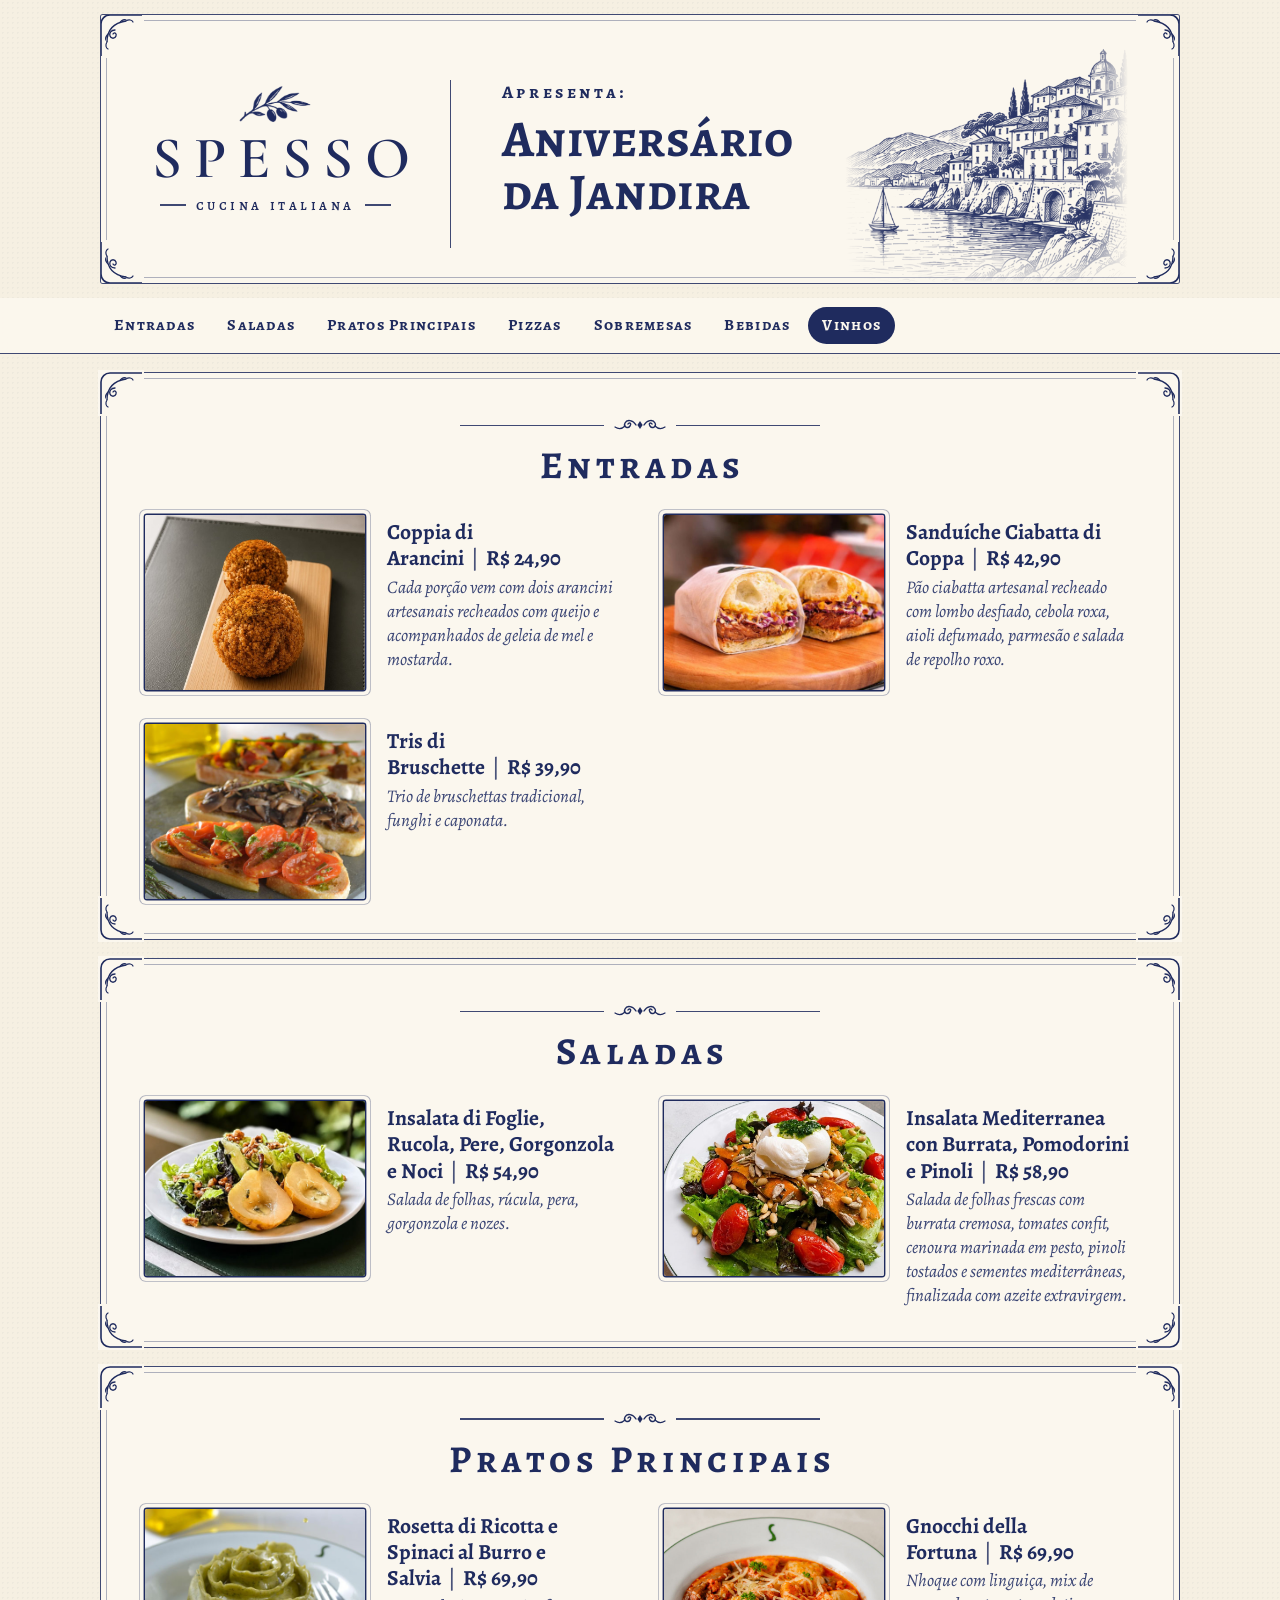
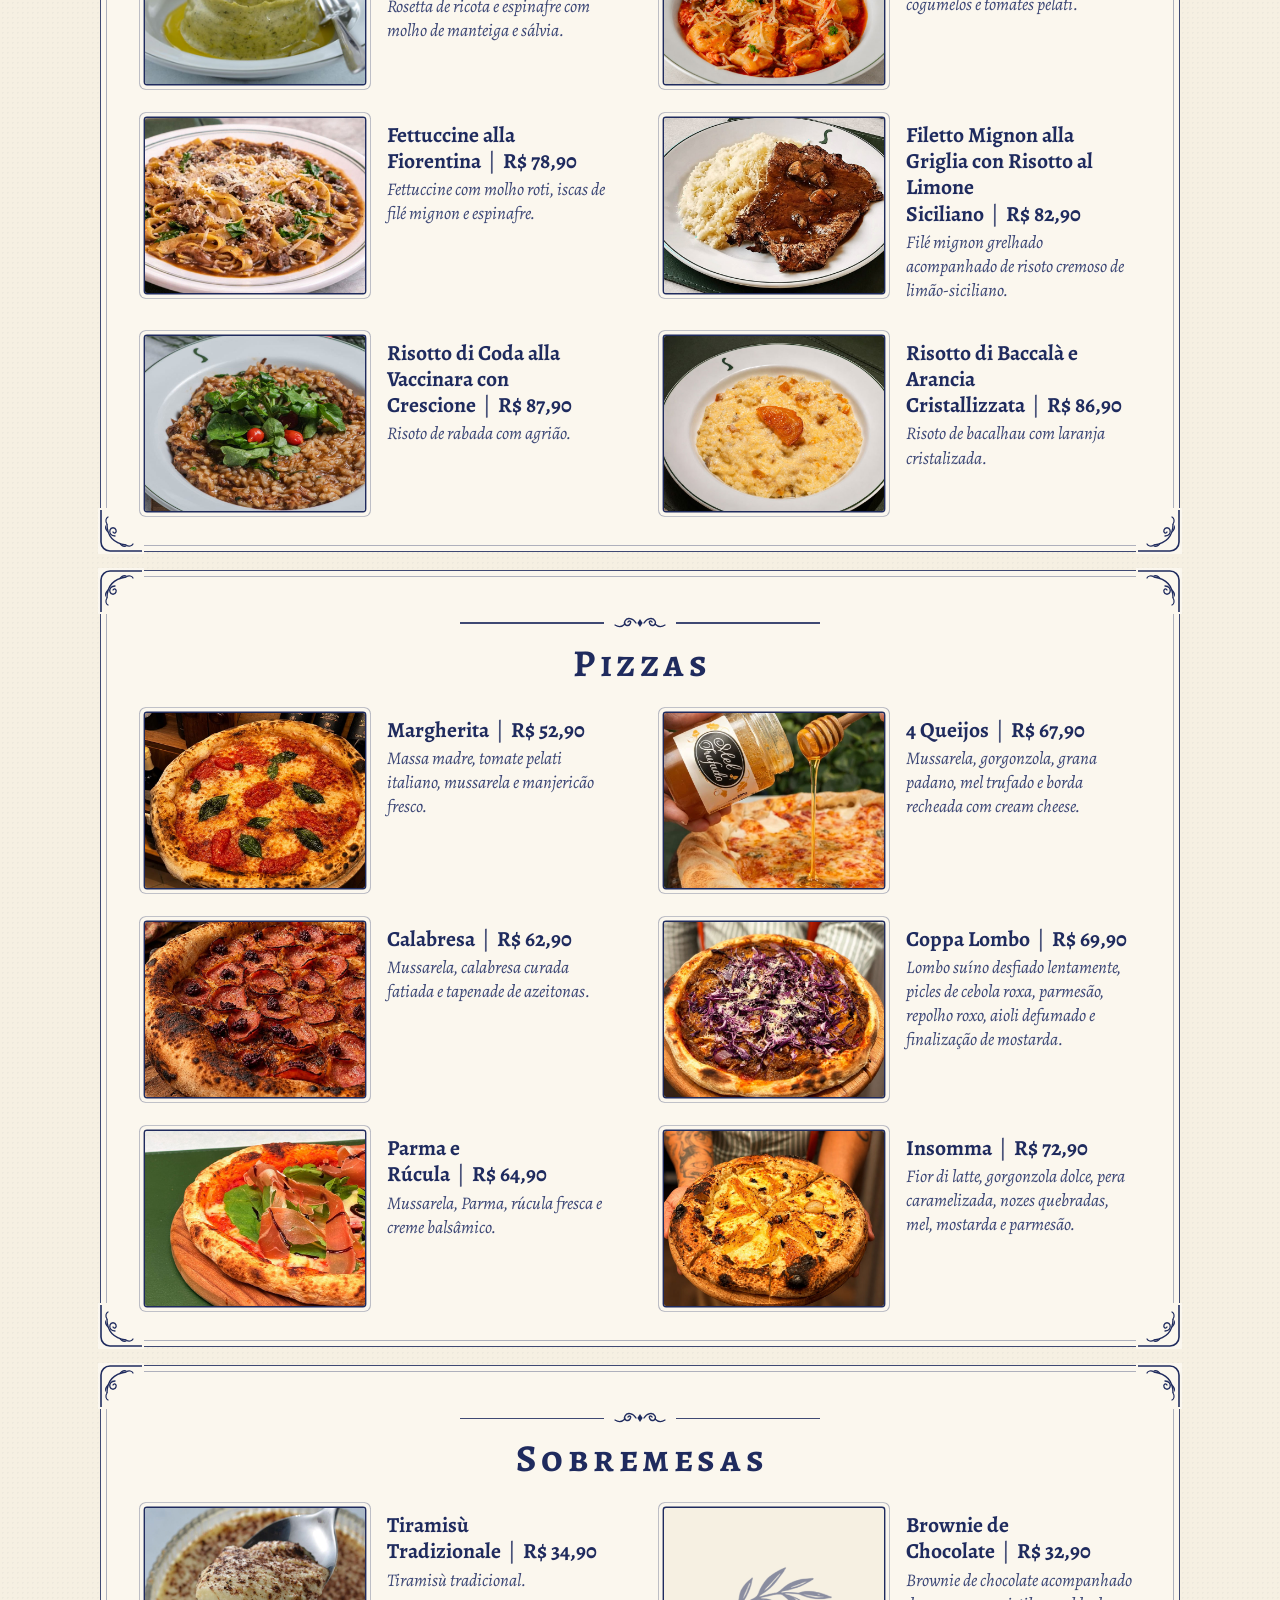
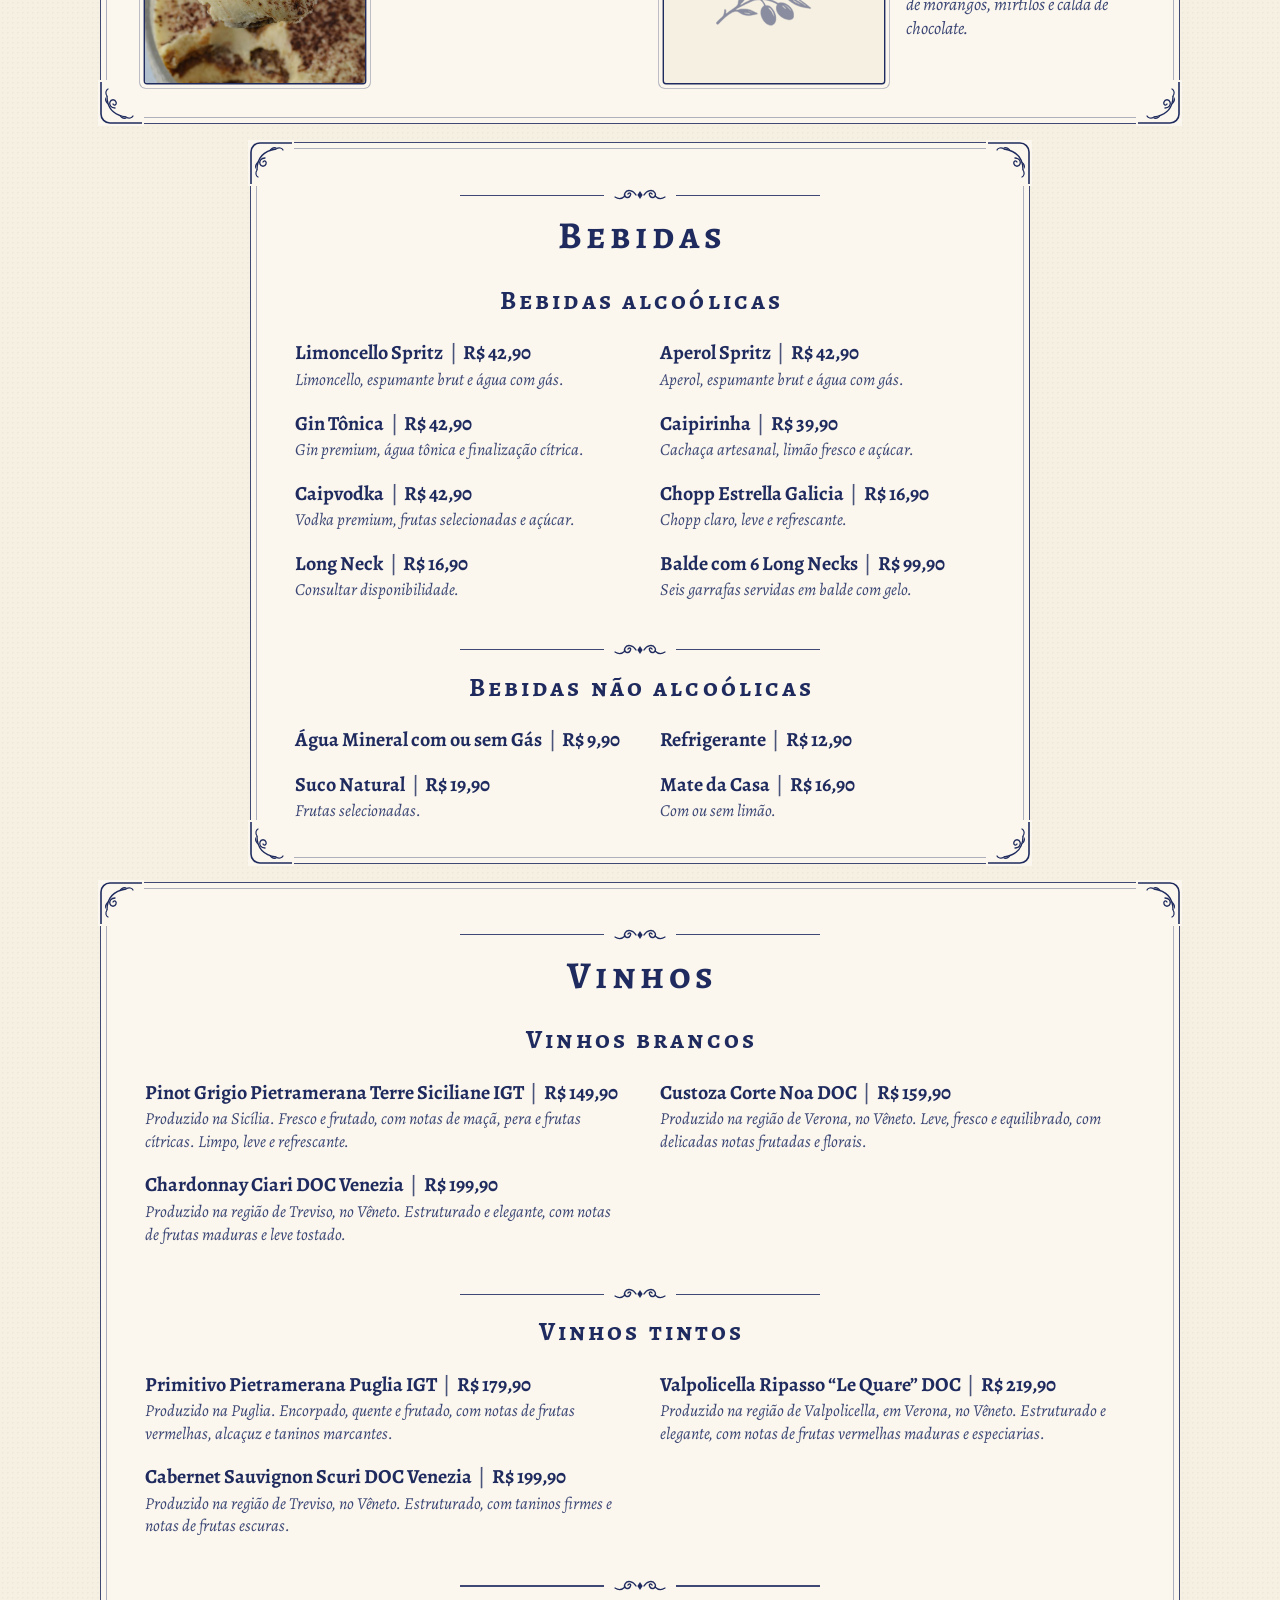
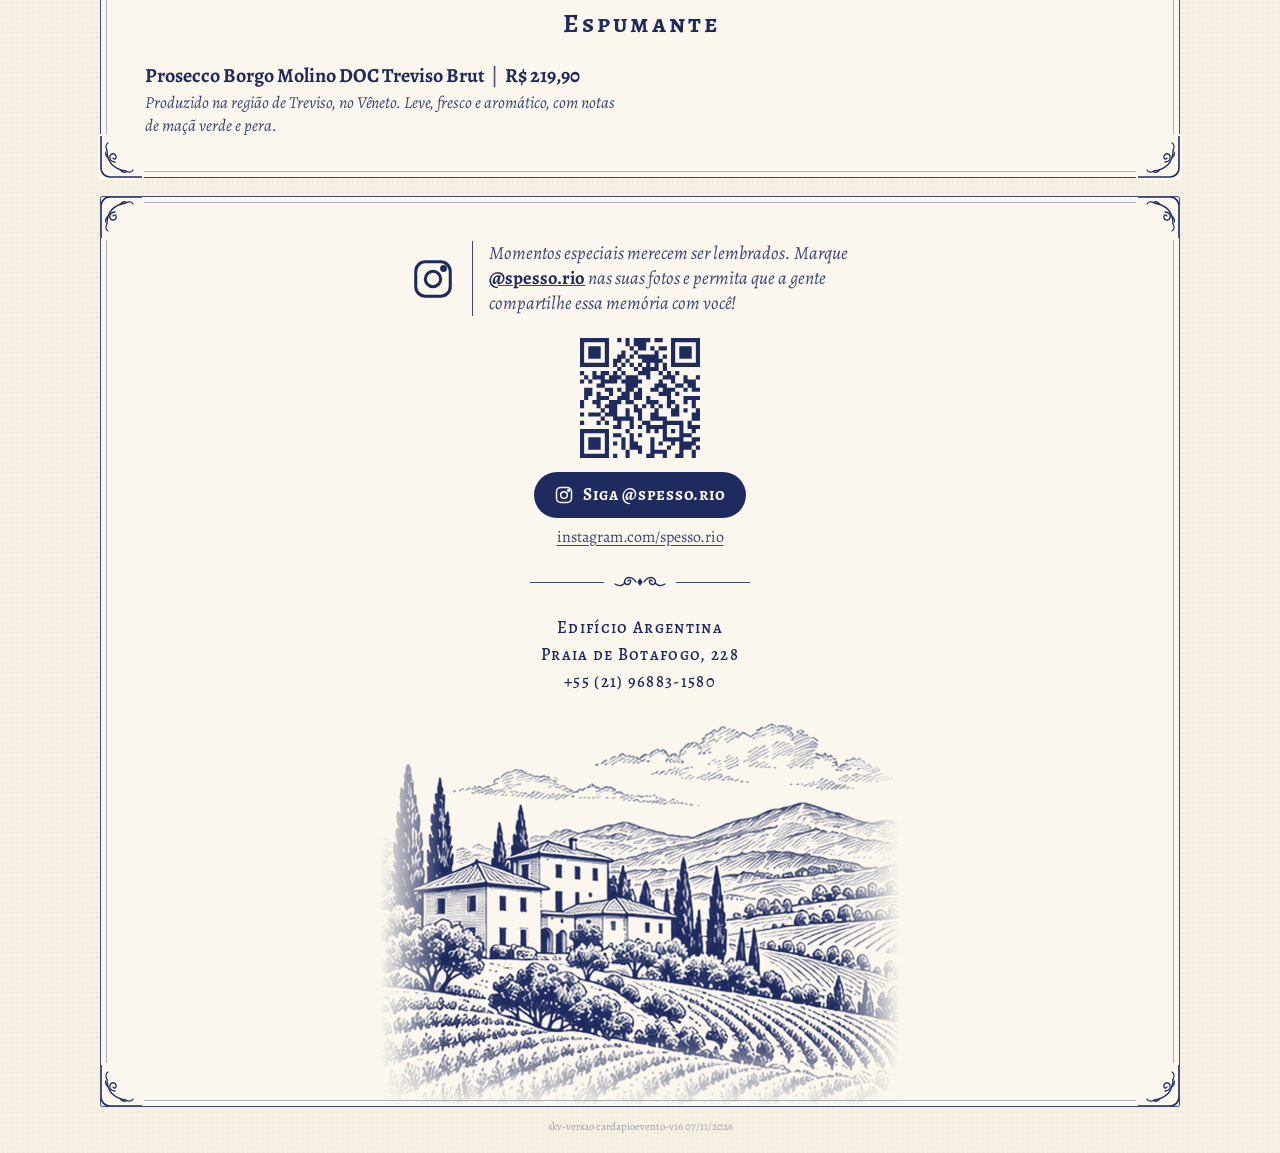
<file: cardapioevento/index.html>
<!DOCTYPE html>
<html lang="pt-BR">
<head>
<meta charset="UTF-8"/>
<meta name="viewport" content="width=device-width,initial-scale=1,viewport-fit=cover"/>
<title>Aniversário da Jandira · Spesso Cucina</title>
<meta name="description" content="Cardápio do Aniversário da Jandira no Spesso Cucina Italiana — entradas, saladas, pratos principais, pizzas, sobremesas, bebidas e vinhos."/>
<meta property="og:title" content="Aniversário da Jandira · Spesso Cucina Italiana"/>
<meta property="og:description" content="Entradas, saladas, massas, risotos, pizzas, sobremesas, bebidas e vinhos."/>
<meta property="og:image" content="https://spesso.com.br/cardapioevento/img/fettuccine-fiorentina.jpg"/>
<meta name="theme-color" content="#F5EEDC"/>
<meta name="color-scheme" content="light"/>
<link rel="icon" href="data:image/svg+xml,<svg xmlns='http://www.w3.org/2000/svg' viewBox='0 0 100 100'><text y='.9em' font-size='90'>🍋</text></svg>"/>
<link rel="preconnect" href="https://fonts.googleapis.com"/>
<link rel="preconnect" href="https://fonts.gstatic.com" crossorigin/>
<link href="https://fonts.googleapis.com/css2?family=Alegreya:ital,wght@0,500;0,700;1,400;1,500&family=Alegreya+SC:wght@500;700&family=Cormorant+Garamond:wght@600&display=swap" rel="stylesheet"/>
<style>
:root{
  --ink:#1F2B5E; --ink-soft:#3B4675; --paper:#FBF7EE; --paper-2:#F6F0E2; --rule:rgba(31,43,94,.85);
  color-scheme:light;
}
/* no celular o painel ocupa a tela inteira e o creme claro parecia branco: um off-white mais marcado, no tom do fundo do computador */
@media(max-width:859px){:root{--paper:#F5EEDC; --paper-2:#EDE3CC;} html,body{background-color:var(--paper-2);}}
*{box-sizing:border-box;margin:0;padding:0;}
html{scroll-behavior:smooth;scroll-padding-top:62px;-webkit-text-size-adjust:100%;}
body{font-family:'Alegreya',Georgia,serif;background:var(--paper-2);color:var(--ink);line-height:1.4;-webkit-tap-highlight-color:transparent;
  background-image:radial-gradient(rgba(31,43,94,.035) 1px,transparent 1px);background-size:5px 5px;}
a{color:inherit;}
img{display:block;max-width:100%;height:auto;}
svg{display:block;}
.vh{position:absolute;width:1px;height:1px;overflow:hidden;clip:rect(0 0 0 0);white-space:nowrap;}

/* ---------- painel com moldura, como as colunas do impresso ---------- */
.painel{position:relative;background:var(--paper);border:1.6px solid var(--rule);border-radius:3px;
  margin:0 auto;padding:44px clamp(18px,4vw,44px) 40px;max-width:1080px;}
.painel::before{content:"";position:absolute;inset:5px;border:.6px solid rgba(31,43,94,.35);pointer-events:none;border-radius:2px;}
.canto{position:absolute;width:46px;height:46px;color:var(--ink);background:var(--paper);}
.canto.tl{top:-3px;left:-3px;} .canto.tr{top:-3px;right:-3px;transform:scaleX(-1);}
.canto.bl{bottom:-3px;left:-3px;transform:scaleY(-1);} .canto.br{bottom:-3px;right:-3px;transform:scale(-1);}

.divisor{display:flex;align-items:center;gap:10px;color:var(--ink);margin:10px auto 0;max-width:360px;}
.divisor::before,.divisor::after{content:"";flex:1;height:1.4px;background:var(--rule);}
.divisor svg{width:52px;height:16px;flex:none;}

/* ---------- capa ---------- */
.capa{padding:14px 12px 0;}
.capa .painel{text-align:center;padding:40px 18px 0;overflow:hidden;}
.oliveira{width:104px;margin:0 auto 6px;}
.marca{font-family:'Cormorant Garamond',serif;font-weight:600;font-size:clamp(46px,12vw,72px);letter-spacing:.2em;line-height:1;margin-right:-.2em;}
.sub{display:flex;align-items:center;justify-content:center;gap:10px;font-family:'Alegreya SC',serif;font-weight:500;
  font-size:clamp(13px,3.4vw,16px);letter-spacing:.24em;margin-top:6px;}
.sub::before,.sub::after{content:"";width:26px;height:1.2px;background:var(--rule);}
.capa .divisor{margin-top:26px;max-width:220px;}
.apresenta{font-family:'Alegreya SC',serif;font-weight:700;font-size:clamp(15px,3.9vw,18px);letter-spacing:.2em;margin-top:26px;}
.capa h1{font-family:'Alegreya SC',serif;font-weight:700;font-size:clamp(38px,10.4vw,64px);line-height:1.02;letter-spacing:.01em;margin-top:14px;}
.capa h1 .pre{display:block;font-size:.46em;font-weight:500;letter-spacing:.12em;margin-bottom:.22em;}
.vila{width:min(560px,108%);max-width:none;margin:18px 0 0 50%;transform:translateX(-50%);
  -webkit-mask-image:linear-gradient(to right,transparent,#000 14%,#000 86%,transparent),linear-gradient(to bottom,#000 80%,transparent);
  -webkit-mask-composite:source-in;mask-image:linear-gradient(to right,transparent,#000 14%,#000 86%,transparent),linear-gradient(to bottom,#000 80%,transparent);mask-composite:intersect;}

/* computador: capa vira uma faixa baixa, com o cardápio logo abaixo */
@media(min-width:860px){
  .capa .painel{display:grid;grid-template-columns:minmax(0,1fr) auto minmax(0,1.15fr);align-items:center;column-gap:clamp(24px,4vw,56px);
    padding:30px clamp(28px,4vw,56px) 0;min-height:0;}
  .capa .cm{padding-bottom:30px;}
  .capa .oliveira{width:78px;}
  .capa .marca{font-size:clamp(40px,4.6vw,62px);}
  .capa .sub{white-space:nowrap;font-size:clamp(11px,1.15vw,15px);}
  .capa .d1,.capa .d2{display:none;}
  .capa .ct{padding:0 0 30px clamp(24px,4vw,56px);border-left:1.4px solid var(--rule);text-align:left;}
  .capa .apresenta{margin-top:0;}
  .capa h1{font-size:clamp(36px,4vw,54px);margin-top:8px;}
  .capa .vila{grid-column:3;grid-row:1;justify-self:end;align-self:end;width:min(330px,100%);margin:0;transform:none;opacity:.95;}
  .capa .ct{grid-column:2;grid-row:1;}
  .capa .cm{grid-column:1;grid-row:1;}
}
@media(min-width:860px) and (max-width:1060px){.capa .vila{width:min(230px,100%);} .capa .painel{column-gap:22px;} .capa .ct{padding-left:22px;}}

/* ---------- abas ---------- */
.abas{position:sticky;top:0;z-index:20;background:var(--paper);background:color-mix(in srgb,var(--paper) 95%,transparent);backdrop-filter:blur(8px);-webkit-backdrop-filter:blur(8px);
  border-bottom:1.4px solid var(--rule);margin-top:14px;}
.abas .in{max-width:1104px;margin:0 auto;display:flex;gap:4px;overflow-x:auto;padding:9px 12px;scrollbar-width:none;}
.abas .in::-webkit-scrollbar{display:none;}
.abas a{flex:none;text-decoration:none;font-family:'Alegreya SC',serif;font-weight:700;font-size:16px;letter-spacing:.08em;
  padding:6px 13px 7px;border-radius:999px;border:1.2px solid transparent;white-space:nowrap;transition:background .15s ease,color .15s ease;}
.abas a.on{background:var(--ink);color:var(--paper);}
@media(hover:hover){.abas a:not(.on):hover{border-color:var(--ink);}}

/* ---------- seções ---------- */
main{padding:18px 12px 0;display:flex;flex-direction:column;gap:18px;}
.titulo{text-align:center;}
.titulo .divisor,.subtitulo .divisor{margin:0 auto 12px;}
.titulo + .subtitulo .divisor{display:none;}
.titulo h2{font-family:'Alegreya SC',serif;font-weight:700;font-size:clamp(28px,7.4vw,38px);letter-spacing:.12em;line-height:1.1;margin-right:-.12em;}
.titulo + .lista{margin-top:28px;}
.subtitulo{margin-top:40px;}
.subtitulo h3{font-family:'Alegreya SC',serif;font-weight:700;font-size:clamp(21px,5.6vw,26px);letter-spacing:.12em;text-align:center;margin-right:-.12em;}
.subtitulo + .lista{margin-top:22px;}

.lista{display:grid;grid-template-columns:1fr;gap:30px;}
@media(min-width:720px){.lista{grid-template-columns:minmax(0,1fr) minmax(0,1fr);gap:34px 40px;}}
.lista.texto{gap:18px;}
@media(min-width:720px){.lista.texto{gap:20px 40px;}}

.prato .foto{position:relative;aspect-ratio:800/637;overflow:hidden;border-radius:2px;margin-bottom:12px;
  box-shadow:0 0 0 1.4px var(--ink),0 0 0 5px var(--paper),0 0 0 5.8px rgba(31,43,94,.35);}
.prato .foto img{width:100%;height:100%;object-fit:cover;}
.prato h4{font-weight:700;font-size:21.5px;line-height:1.22;overflow-wrap:break-word;}
.prato h4 .pr{white-space:nowrap;}
.prato h4 .sep{font-weight:500;margin:0 .32em;opacity:.8;}
.prato p{font-style:italic;font-size:17.8px;line-height:1.35;color:var(--ink-soft);margin-top:3px;}
.lista.texto .prato h4{font-size:20px;}
.lista.texto .prato p{font-size:16.8px;}
.prato .foto.vazia{display:flex;align-items:center;justify-content:center;background:var(--paper-2);}
.prato .foto.vazia img{width:46%;height:auto;opacity:.5;object-fit:contain;}

/* computador: linhas de cardápio em duas colunas, foto ao lado do texto */
@media(min-width:860px){
  .lista.fotos{grid-template-columns:minmax(0,1fr) minmax(0,1fr);gap:34px 48px;}
  .lista.fotos .prato{display:grid;grid-template-columns:clamp(150px,19vw,220px) minmax(0,1fr);grid-template-rows:auto 1fr;column-gap:22px;align-items:start;}
  .lista.fotos .prato .foto{grid-row:1 / span 2;margin:0;}
  .lista.fotos .prato h4,.lista.fotos .prato p{grid-column:2;}
  .lista.fotos .prato h4{padding-top:4px;}
  .prato .foto.vazia img{width:58%;}
}

/* ---------- rodapé ---------- */
.fecho{padding:18px 12px calc(18px + env(safe-area-inset-bottom));}
.fecho .painel{text-align:center;padding-bottom:0;overflow:hidden;}
.insta-qr{display:flex;flex-direction:column;align-items:center;gap:14px;margin-top:22px;}
.insta-qr img{width:120px;height:120px;}
.botao-insta{display:inline-flex;align-items:center;gap:9px;padding:11px 20px;border-radius:999px;background:var(--ink);color:var(--paper);
  text-decoration:none;font-family:'Alegreya SC',serif;font-weight:700;font-size:17px;letter-spacing:.05em;white-space:nowrap;}
.link-insta{margin-top:-6px;font-size:16px;color:var(--ink-soft);text-decoration:underline;text-underline-offset:3px;}
.botao-insta svg{width:20px;height:20px;flex:none;}
@media(hover:hover){.botao-insta:hover{background:#2C3A78;}}
.insta{display:flex;align-items:center;justify-content:center;gap:16px;max-width:460px;margin:0 auto;text-align:left;
  font-style:italic;font-size:18.5px;line-height:1.35;color:var(--ink-soft);}
.insta svg{width:46px;height:46px;flex:none;color:var(--ink);}
.insta b{font-style:normal;font-weight:700;color:var(--ink);}
.insta .barra{width:1.4px;align-self:stretch;background:var(--rule);flex:none;}
.endereco{font-family:'Alegreya SC',serif;font-weight:500;letter-spacing:.08em;font-size:16.5px;margin-top:26px;display:flex;flex-direction:column;gap:4px;}
.endereco a{text-decoration:none;}
.vinhedo{width:min(520px,112%);max-width:none;margin:18px 0 0 50%;transform:translateX(-50%);
  -webkit-mask-image:linear-gradient(to right,transparent,#000 12%,#000 88%,transparent),linear-gradient(to bottom,#000 82%,transparent);
  -webkit-mask-composite:source-in;mask-image:linear-gradient(to right,transparent,#000 12%,#000 88%,transparent),linear-gradient(to bottom,#000 82%,transparent);mask-composite:intersect;}
.ver{text-align:center;font-size:11px;opacity:.4;margin-top:12px;}
</style>
</head>
<body>

<!-- ornamentos reutilizados -->
<svg width="0" height="0" style="position:absolute" aria-hidden="true">
  <defs>
    <symbol id="canto" viewBox="0 0 46 46">
      <path d="M3 44V12C3 7 7 3 12 3h32" fill="none" stroke="currentColor" stroke-width="1.6"/>
      <path d="M9 30c0-11 6-19 19-21" fill="none" stroke="currentColor" stroke-width="1.3"/>
      <path d="M17 18c-4 0-6 3-5 6s5 3 6 0-2-4-3-2" fill="none" stroke="currentColor" stroke-width="1.3" stroke-linecap="round"/>
      <path d="M9 30c-2 3-1 6 1 7M28 9c3-2 6-1 7 1" fill="none" stroke="currentColor" stroke-width="1.2" stroke-linecap="round"/>
      <path d="M21 11c2-4 6-5 8-3-3 0-5 1-8 3zM11 21c-4 2-5 6-3 8 0-3 1-5 3-8z" fill="currentColor"/>
    </symbol>
    <symbol id="flor" viewBox="0 0 52 16">
      <path d="M26 4l2.6 4L26 12l-2.6-4z" fill="currentColor"/>
      <path d="M22 8c-3-5-9-6-11-2s3 6 5 3-1-4-2-2" fill="none" stroke="currentColor" stroke-width="1.4" stroke-linecap="round"/>
      <path d="M30 8c3-5 9-6 11-2s-3 6-5 3 1-4 2-2" fill="none" stroke="currentColor" stroke-width="1.4" stroke-linecap="round"/>
      <path d="M11 9c-3 3-7 3-10 1M41 9c3 3 7 3 10 1" fill="none" stroke="currentColor" stroke-width="1.2" stroke-linecap="round"/>
    </symbol>
  </defs>
</svg>

<header class="capa">
  <div class="painel">
    <div class="cm">
      <img class="oliveira" src="img/oliveira.png" alt="" width="444" height="234"/>
      <div class="marca" aria-label="Spesso">SPESSO</div>
      <div class="sub">cucina italiana</div>
    </div>
    <div class="divisor d1"><svg><use href="#flor"/></svg></div>
    <div class="ct">
      <div class="apresenta">Apresenta:</div>
      <h1>Aniversário<br/>da Jandira</h1>
    </div>
    <div class="divisor d2" style="margin-top:20px"><svg><use href="#flor"/></svg></div>
    <img class="vila" src="img/vila.png" alt="Ilustração de uma vila italiana à beira-mar" width="900" height="756"/>
  </div>
</header>

<nav class="abas" aria-label="Categorias"><div class="in" id="abas"></div></nav>

<main id="cardapio"></main>

<footer class="fecho">
  <div class="painel">
    <div class="insta">
      <svg viewBox="0 0 24 24" fill="none" stroke="currentColor" stroke-width="1.6" aria-hidden="true"><rect x="3" y="3" width="18" height="18" rx="5"/><circle cx="12" cy="12" r="4"/><circle cx="17.5" cy="6.5" r="1" fill="currentColor"/></svg>
      <span class="barra"></span>
      <span>Momentos especiais merecem ser lembrados. Marque <a href="https://www.instagram.com/spesso.rio/" target="_blank" rel="noopener"><b>@spesso.rio</b></a> nas suas fotos e permita que a gente compartilhe essa memória com você!</span>
    </div>
    <div class="insta-qr">
      <img src="img/qr-instagram.svg" alt="QR code do Instagram @spesso.rio" width="120" height="120"/>
      <a class="botao-insta" href="https://www.instagram.com/spesso.rio/" target="_blank" rel="noopener">
        <svg viewBox="0 0 24 24" fill="none" stroke="currentColor" stroke-width="1.8" aria-hidden="true"><rect x="3" y="3" width="18" height="18" rx="5"/><circle cx="12" cy="12" r="4"/><circle cx="17.5" cy="6.5" r="1" fill="currentColor"/></svg>
        Siga @spesso.rio</a>
      <a class="link-insta" href="https://www.instagram.com/spesso.rio/" target="_blank" rel="noopener">instagram.com/spesso.rio</a>
    </div>
    <div class="divisor" style="margin-top:26px;max-width:220px"><svg><use href="#flor"/></svg></div>
    <div class="endereco">
      <span>Edifício Argentina</span><span>Praia de Botafogo, 228</span>
      <a href="tel:+5521968831580">+55 (21) 96883-1580</a>
    </div>
    <img class="vinhedo" src="img/vinhedo.png" alt="Ilustração de um vinhedo italiano" width="896" height="680" loading="lazy"/>
  </div>
  <div class="ver">skv-versao cardapioevento-v16 07/11/2026</div>
</footer>

<script>
/* foto: nome do arquivo em img/ (sem foto = null) */
const CARDAPIO = [
  { cat:'Entradas', grupos:[{ itens:[
    ['arancini-sem-folhas','Coppia di Arancini',24.90,'Cada porção vem com dois arancini artesanais recheados com queijo e acompanhados de geleia de mel e mostarda.'],
    ['ciabatta','Sanduíche Ciabatta di Coppa',42.90,'Pão ciabatta artesanal recheado com lombo desfiado, cebola roxa, aioli defumado, parmesão e salada de repolho roxo.'],
    ['bruschette','Tris di Bruschette',39.90,'Trio de bruschettas tradicional, funghi e caponata.'],
  ]}]},
  { cat:'Saladas', grupos:[{ itens:[
    ['insalata-foglie','Insalata di Foglie, Rucola, Pere, Gorgonzola e Noci',54.90,'Salada de folhas, rúcula, pera, gorgonzola e nozes.'],
    ['insalata-mediterranea','Insalata Mediterranea con Burrata, Pomodorini e Pinoli',58.90,'Salada de folhas frescas com burrata cremosa, tomates confit, cenoura marinada em pesto, pinoli tostados e sementes mediterrâneas, finalizada com azeite extravirgem.'],
  ]}]},
  { cat:'Pratos Principais', grupos:[{ itens:[
    ['rosetta','Rosetta di Ricotta e Spinaci al Burro e Salvia',69.90,'Rosetta de ricota e espinafre com molho de manteiga e sálvia.'],
    ['gnocchi','Gnocchi della Fortuna',69.90,'Nhoque com linguiça, mix de cogumelos e tomates pelati.'],
    ['fettuccine-fiorentina','Fettuccine alla Fiorentina',78.90,'Fettuccine com molho roti, iscas de filé mignon e espinafre.'],
    ['filetto-mignon','Filetto Mignon alla Griglia con Risotto al Limone Siciliano',82.90,'Filé mignon grelhado acompanhado de risoto cremoso de limão-siciliano.'],
    ['risotto-coda','Risotto di Coda alla Vaccinara con Crescione',87.90,'Risoto de rabada com agrião.'],
    ['risotto-baccala','Risotto di Baccalà e Arancia Cristallizzata',86.90,'Risoto de bacalhau com laranja cristalizada.'],
  ]}]},
  { cat:'Pizzas', grupos:[{ itens:[
    ['pizza-margherita','Margherita',52.90,'Massa madre, tomate pelati italiano, mussarela e manjericão fresco.'],
    ['pizza-4formaggi','4 Queijos',67.90,'Mussarela, gorgonzola, grana padano, mel trufado e borda recheada com cream cheese.'],
    ['pizza-calabresa','Calabresa',62.90,'Mussarela, calabresa curada fatiada e tapenade de azeitonas.'],
    ['pizza-maiale','Coppa Lombo',69.90,'Lombo suíno desfiado lentamente, picles de cebola roxa, parmesão, repolho roxo, aioli defumado e finalização de mostarda.'],
    ['pizza-parma','Parma e Rúcula',64.90,'Mussarela, Parma, rúcula fresca e creme balsâmico.'],
    ['pizza-insomma','Insomma',72.90,'Fior di latte, gorgonzola dolce, pera caramelizada, nozes quebradas, mel, mostarda e parmesão.'],
  ]}]},
  { cat:'Sobremesas', grupos:[{ itens:[
    ['tiramisu','Tiramisù Tradizionale',34.90,'Tiramisù tradicional.'],
    [null,'Brownie de Chocolate',32.90,'Brownie de chocolate acompanhado de morangos, mirtilos e calda de chocolate.'],
  ]}]},
  { cat:'Bebidas', grupos:[
    { nome:'Bebidas alcoólicas', itens:[
      [null,'Limoncello Spritz',42.90,'Limoncello, espumante brut e água com gás.'],
      [null,'Aperol Spritz',42.90,'Aperol, espumante brut e água com gás.'],
      [null,'Gin Tônica',42.90,'Gin premium, água tônica e finalização cítrica.'],
      [null,'Caipirinha',39.90,'Cachaça artesanal, limão fresco e açúcar.'],
      [null,'Caipvodka',42.90,'Vodka premium, frutas selecionadas e açúcar.'],
      [null,'Chopp Estrella Galicia',16.90,'Chopp claro, leve e refrescante.'],
      [null,'Long Neck',16.90,'Consultar disponibilidade.'],
      [null,'Balde com 6 Long Necks',99.90,'Seis garrafas servidas em balde com gelo.'],
    ]},
    { nome:'Bebidas não alcoólicas', itens:[
      [null,'Água Mineral com ou sem Gás',9.90,''],
      [null,'Refrigerante',12.90,''],
      [null,'Suco Natural',19.90,'Frutas selecionadas.'],
      [null,'Mate da Casa',16.90,'Com ou sem limão.'],
    ]},
  ]},
  { cat:'Vinhos', grupos:[
    { nome:'Vinhos brancos', itens:[
      [null,'Pinot Grigio Pietramerana Terre Siciliane IGT',149.90,'Produzido na Sicília. Fresco e frutado, com notas de maçã, pera e frutas cítricas. Limpo, leve e refrescante.'],
      [null,'Custoza Corte Noa DOC',159.90,'Produzido na região de Verona, no Vêneto. Leve, fresco e equilibrado, com delicadas notas frutadas e florais.'],
      [null,'Chardonnay Ciari DOC Venezia',199.90,'Produzido na região de Treviso, no Vêneto. Estruturado e elegante, com notas de frutas maduras e leve tostado.'],
    ]},
    { nome:'Vinhos tintos', itens:[
      [null,'Primitivo Pietramerana Puglia IGT',179.90,'Produzido na Puglia. Encorpado, quente e frutado, com notas de frutas vermelhas, alcaçuz e taninos marcantes.'],
      [null,'Valpolicella Ripasso “Le Quare” DOC',219.90,'Produzido na região de Valpolicella, em Verona, no Vêneto. Estruturado e elegante, com notas de frutas vermelhas maduras e especiarias.'],
      [null,'Cabernet Sauvignon Scuri DOC Venezia',199.90,'Produzido na região de Treviso, no Vêneto. Estruturado, com taninos firmes e notas de frutas escuras.'],
    ]},
    { nome:'Espumante', itens:[
      [null,'Prosecco Borgo Molino DOC Treviso Brut',219.90,'Produzido na região de Treviso, no Vêneto. Leve, fresco e aromático, com notas de maçã verde e pera.'],
    ]},
  ]},
];

const brl = v => 'R$ ' + v.toFixed(2).replace('.', ',');
const slug = s => s.toLowerCase().normalize('NFD').replace(/[̀-ͯ]/g,'').replace(/\s+/g,'-');
const esc = s => s.replace(/&/g,'&amp;').replace(/</g,'&lt;');
const flor = '<div class="divisor"><svg><use href="#flor"/></svg></div>';
const cantos = ['tl','tr','bl','br'].map(c => `<svg class="canto ${c}" aria-hidden="true"><use href="#canto"/></svg>`).join('');

const prato = (comFoto) => ([foto,nome,preco,desc]) => `
  <article class="prato">
    ${foto ? `<div class="foto"><img src="img/${foto}.jpg" alt="${esc(nome)}" loading="lazy" width="800" height="637"/></div>`
           : (comFoto ? `<div class="foto vazia" aria-hidden="true"><img src="img/oliveira.png" alt="" loading="lazy" width="444" height="234"/></div>` : '')}
    <h4>${esc(nome)}<span class="sep">|</span><span class="pr">${brl(preco)}</span></h4>
    ${desc ? `<p>${esc(desc)}</p>` : ''}
  </article>`;

document.getElementById('cardapio').innerHTML = CARDAPIO.map(s => `
  <section class="painel" id="${slug(s.cat)}">${cantos}
    <div class="titulo">${flor}<h2>${esc(s.cat)}</h2></div>
    ${s.grupos.map(g => {
      const temFoto = g.itens.some(i => i[0]);
      return (g.nome ? `<div class="subtitulo">${flor}<h3>${esc(g.nome)}</h3></div>` : '') +
        `<div class="lista ${temFoto ? 'fotos' : 'texto'}">${g.itens.map(prato(temFoto)).join('')}</div>`;
    }).join('')}
  </section>`).join('');
document.querySelectorAll('.capa .painel, .fecho .painel').forEach(p => p.insertAdjacentHTML('afterbegin', cantos));
/* tira o primeiro subtítulo do topo colado ao título */
document.querySelectorAll('.titulo + .subtitulo').forEach(s => s.style.marginTop = '26px');

const abas = document.getElementById('abas');
abas.innerHTML = CARDAPIO.map(s => `<a href="#${slug(s.cat)}">${esc(s.cat)}</a>`).join('');
const links = [...abas.querySelectorAll('a')];
const marcar = id => links.forEach(a => {
  const on = a.getAttribute('href') === '#' + id;
  a.classList.toggle('on', on);
  if (on) abas.scrollTo({left: a.offsetLeft - (abas.clientWidth - a.offsetWidth) / 2, behavior:'smooth'});
});
const io = new IntersectionObserver(es => {
  es.filter(e => e.isIntersecting).forEach(e => marcar(e.target.id));
}, {rootMargin:'-70px 0px -65% 0px'});
document.querySelectorAll('main section').forEach(s => io.observe(s));
marcar('entradas');
</script>
</body>
</html>
</file>
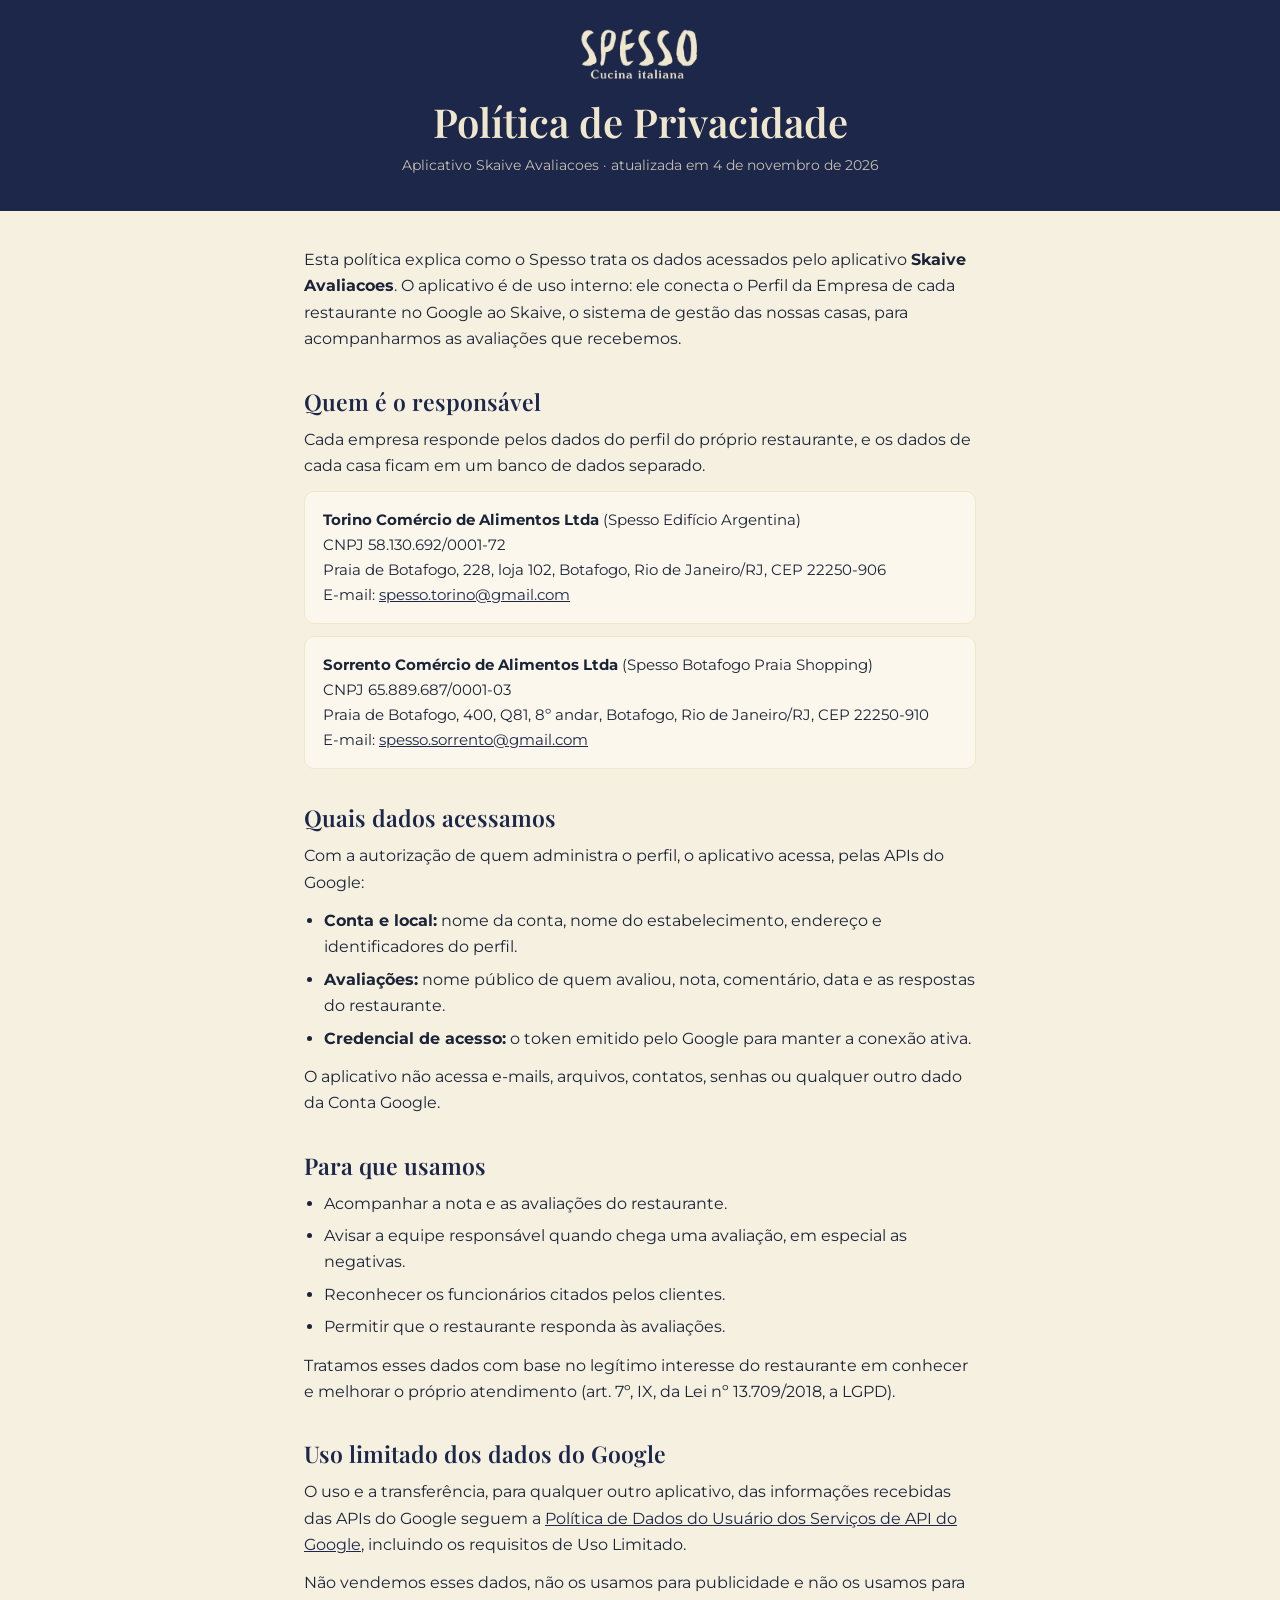
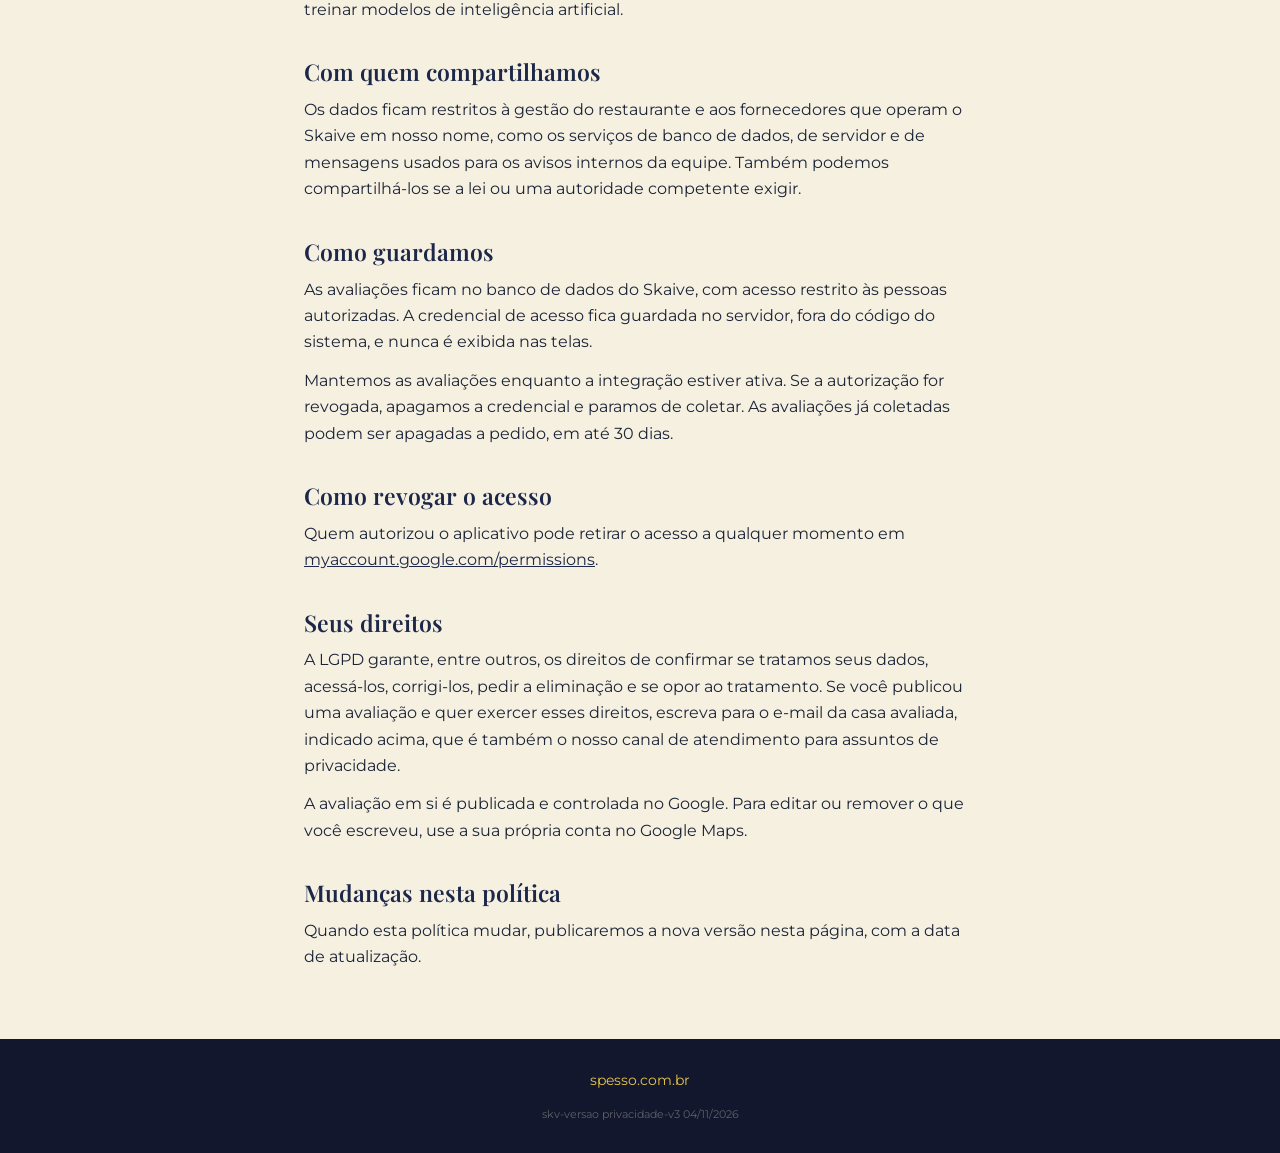
<file: privacidade/index.html>
<!DOCTYPE html>
<html lang="pt-BR">
<head>
<meta charset="UTF-8"/>
<meta name="viewport" content="width=device-width,initial-scale=1"/>
<title>Política de Privacidade · spesso</title>
<meta name="description" content="Como o Spesso trata os dados acessados pelo aplicativo Skaive Avaliacoes, que conecta o Perfil da Empresa no Google à gestão do restaurante."/>
<meta name="theme-color" content="#1C2749"/>
<link rel="icon" href="data:image/svg+xml,<svg xmlns='http://www.w3.org/2000/svg' viewBox='0 0 100 100'><text y='.9em' font-size='90'>🍋</text></svg>"/>
<link rel="preconnect" href="https://fonts.googleapis.com"/>
<link rel="preconnect" href="https://fonts.gstatic.com" crossorigin/>
<link href="https://fonts.googleapis.com/css2?family=Playfair+Display:wght@500;600;700&family=Montserrat:wght@400;600;700&display=swap" rel="stylesheet"/>
<style>
:root{
  --navy:#1C2749; --navy-deep:#12172E; --navy-line:#28345C;
  --paper:#F6F0E1; --paper-hi:#FBF7EC; --cream:#EFE6CE;
  --ink:#1B2437; --sub:#5C6373; --gold:#E8C547;
}
*{box-sizing:border-box;margin:0;padding:0;}
body{font-family:'Montserrat',sans-serif;background:var(--paper);color:var(--ink);line-height:1.65;font-size:16px;}
a{color:var(--navy);}
header{background:var(--navy);color:var(--cream);padding:28px 24px 34px;text-align:center;}
header img{height:52px;display:block;margin:0 auto 18px;}
header h1{font-family:'Playfair Display',serif;font-weight:600;font-size:clamp(28px,6vw,40px);line-height:1.2;}
header p{margin-top:8px;font-size:14px;opacity:.8;}
main{max-width:720px;margin:0 auto;padding:36px 24px 56px;}
main > p{margin-bottom:14px;}
h2{font-family:'Playfair Display',serif;font-weight:600;font-size:23px;line-height:1.3;color:var(--navy);margin:34px 0 10px;}
section p{margin-bottom:12px;}
ul{margin:0 0 12px 20px;}
li{margin-bottom:6px;}
.empresa{background:var(--paper-hi);border:1px solid var(--cream);border-radius:10px;padding:16px 18px;margin:12px 0;font-size:15px;}
footer{background:var(--navy-deep);color:rgba(239,230,206,.78);text-align:center;padding:30px 24px;font-size:13.5px;}
footer a{color:var(--gold);text-decoration:none;}
footer .versao{display:block;margin-top:14px;font-size:11px;opacity:.45;}
</style>
</head>
<body>

<header>
  <a href="../"><img src="../logo-cream.png" alt="Spesso · Cucina italiana"/></a>
  <h1>Política de Privacidade</h1>
  <p>Aplicativo Skaive Avaliacoes · atualizada em 4 de novembro de 2026</p>
</header>

<main>
  <p>Esta política explica como o Spesso trata os dados acessados pelo aplicativo <strong>Skaive Avaliacoes</strong>. O aplicativo é de uso interno: ele conecta o Perfil da Empresa de cada restaurante no Google ao Skaive, o sistema de gestão das nossas casas, para acompanharmos as avaliações que recebemos.</p>

  <section>
    <h2>Quem é o responsável</h2>
    <p>Cada empresa responde pelos dados do perfil do próprio restaurante, e os dados de cada casa ficam em um banco de dados separado.</p>
    <div class="empresa">
      <strong>Torino Comércio de Alimentos Ltda</strong> (Spesso Edifício Argentina)<br/>
      CNPJ 58.130.692/0001-72<br/>
      Praia de Botafogo, 228, loja 102, Botafogo, Rio de Janeiro/RJ, CEP 22250-906<br/>
      E-mail: <a href="mailto:spesso.torino@gmail.com">spesso.torino@gmail.com</a>
    </div>
    <div class="empresa">
      <strong>Sorrento Comércio de Alimentos Ltda</strong> (Spesso Botafogo Praia Shopping)<br/>
      CNPJ 65.889.687/0001-03<br/>
      Praia de Botafogo, 400, Q81, 8º andar, Botafogo, Rio de Janeiro/RJ, CEP 22250-910<br/>
      E-mail: <a href="mailto:spesso.sorrento@gmail.com">spesso.sorrento@gmail.com</a>
    </div>
  </section>

  <section>
    <h2>Quais dados acessamos</h2>
    <p>Com a autorização de quem administra o perfil, o aplicativo acessa, pelas APIs do Google:</p>
    <ul>
      <li><strong>Conta e local:</strong> nome da conta, nome do estabelecimento, endereço e identificadores do perfil.</li>
      <li><strong>Avaliações:</strong> nome público de quem avaliou, nota, comentário, data e as respostas do restaurante.</li>
      <li><strong>Credencial de acesso:</strong> o token emitido pelo Google para manter a conexão ativa.</li>
    </ul>
    <p>O aplicativo não acessa e-mails, arquivos, contatos, senhas ou qualquer outro dado da Conta Google.</p>
  </section>

  <section>
    <h2>Para que usamos</h2>
    <ul>
      <li>Acompanhar a nota e as avaliações do restaurante.</li>
      <li>Avisar a equipe responsável quando chega uma avaliação, em especial as negativas.</li>
      <li>Reconhecer os funcionários citados pelos clientes.</li>
      <li>Permitir que o restaurante responda às avaliações.</li>
    </ul>
    <p>Tratamos esses dados com base no legítimo interesse do restaurante em conhecer e melhorar o próprio atendimento (art. 7º, IX, da Lei nº 13.709/2018, a LGPD).</p>
  </section>

  <section>
    <h2>Uso limitado dos dados do Google</h2>
    <p>O uso e a transferência, para qualquer outro aplicativo, das informações recebidas das APIs do Google seguem a <a href="https://developers.google.com/terms/api-services-user-data-policy" rel="noopener">Política de Dados do Usuário dos Serviços de API do Google</a>, incluindo os requisitos de Uso Limitado.</p>
    <p>Não vendemos esses dados, não os usamos para publicidade e não os usamos para treinar modelos de inteligência artificial.</p>
  </section>

  <section>
    <h2>Com quem compartilhamos</h2>
    <p>Os dados ficam restritos à gestão do restaurante e aos fornecedores que operam o Skaive em nosso nome, como os serviços de banco de dados, de servidor e de mensagens usados para os avisos internos da equipe. Também podemos compartilhá-los se a lei ou uma autoridade competente exigir.</p>
  </section>

  <section>
    <h2>Como guardamos</h2>
    <p>As avaliações ficam no banco de dados do Skaive, com acesso restrito às pessoas autorizadas. A credencial de acesso fica guardada no servidor, fora do código do sistema, e nunca é exibida nas telas.</p>
    <p>Mantemos as avaliações enquanto a integração estiver ativa. Se a autorização for revogada, apagamos a credencial e paramos de coletar. As avaliações já coletadas podem ser apagadas a pedido, em até 30 dias.</p>
  </section>

  <section>
    <h2>Como revogar o acesso</h2>
    <p>Quem autorizou o aplicativo pode retirar o acesso a qualquer momento em <a href="https://myaccount.google.com/permissions" rel="noopener">myaccount.google.com/permissions</a>.</p>
  </section>

  <section>
    <h2>Seus direitos</h2>
    <p>A LGPD garante, entre outros, os direitos de confirmar se tratamos seus dados, acessá-los, corrigi-los, pedir a eliminação e se opor ao tratamento. Se você publicou uma avaliação e quer exercer esses direitos, escreva para o e-mail da casa avaliada, indicado acima, que é também o nosso canal de atendimento para assuntos de privacidade.</p>
    <p>A avaliação em si é publicada e controlada no Google. Para editar ou remover o que você escreveu, use a sua própria conta no Google Maps.</p>
  </section>

  <section>
    <h2>Mudanças nesta política</h2>
    <p>Quando esta política mudar, publicaremos a nova versão nesta página, com a data de atualização.</p>
  </section>
</main>

<footer>
  <div><a href="../">spesso.com.br</a></div>
  <span class="versao">skv-versao privacidade-v3 04/11/2026</span>
</footer>

</body>
</html>
</file>
